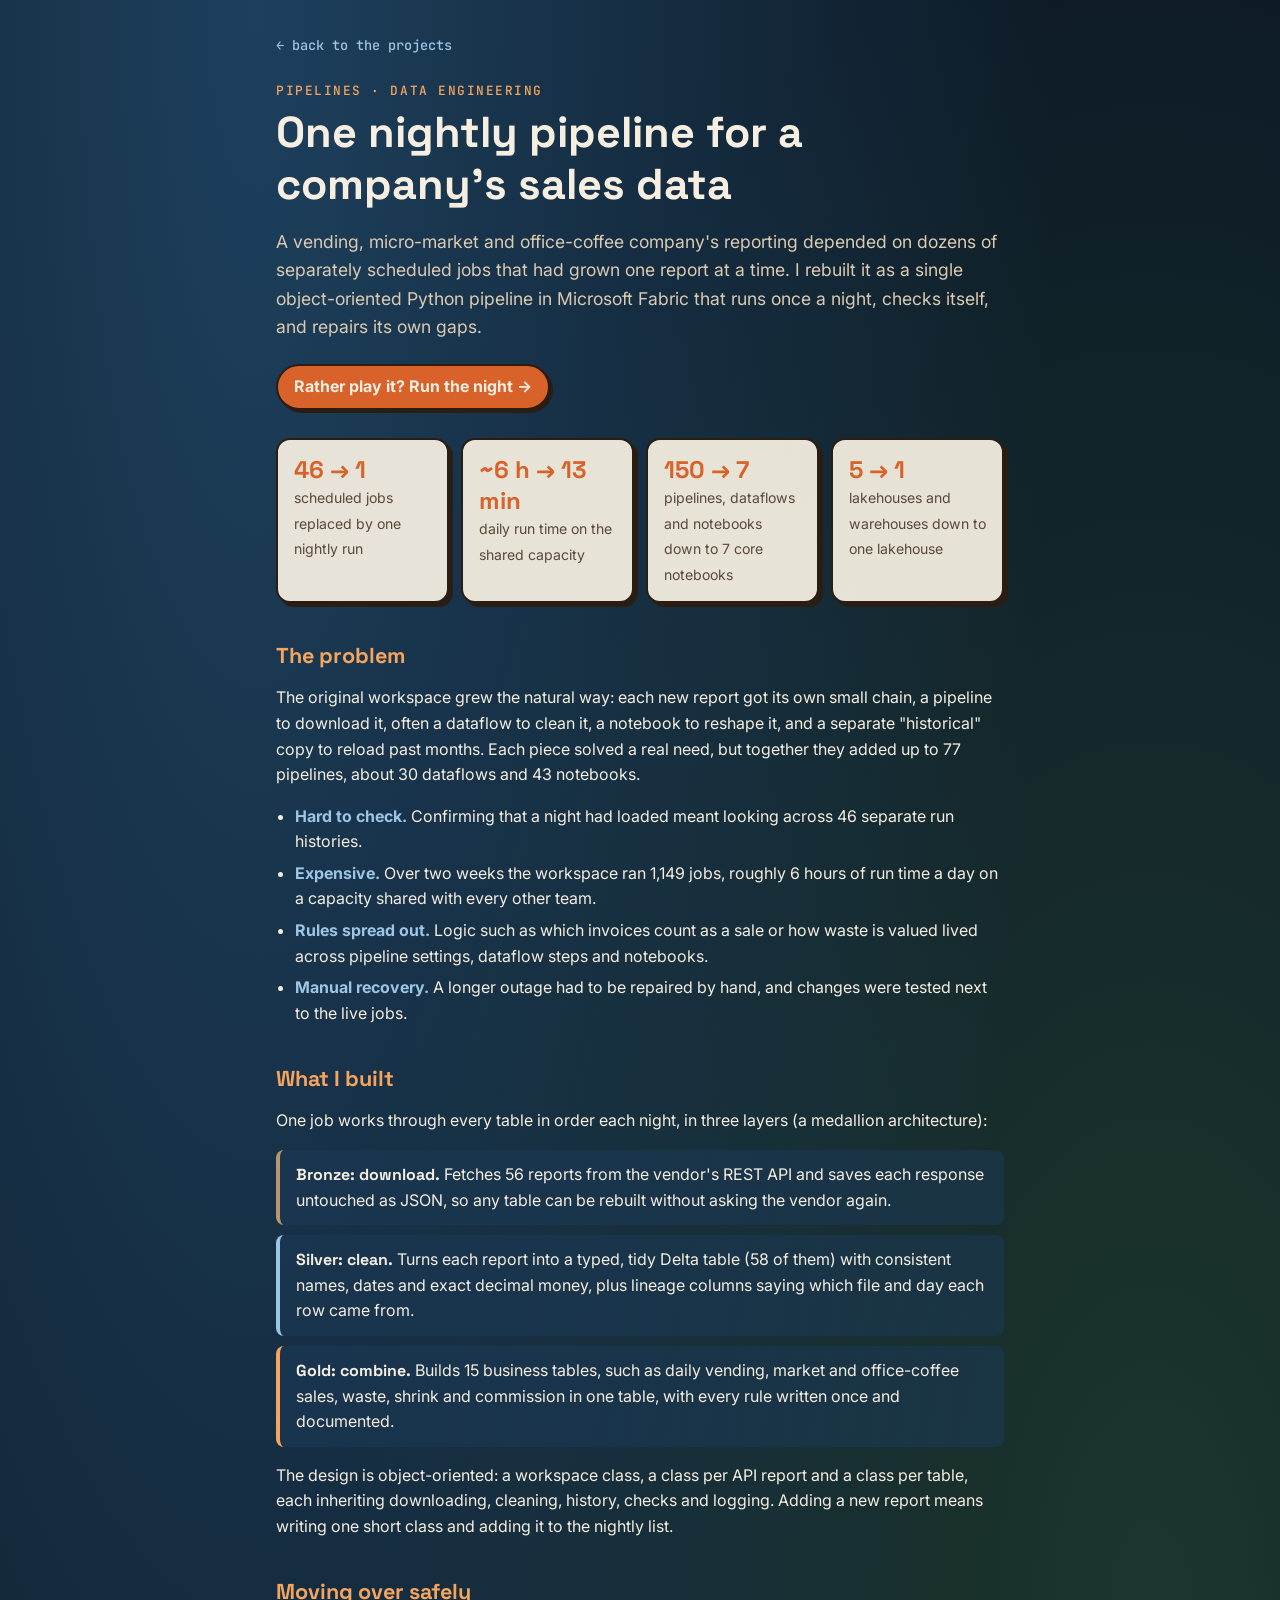
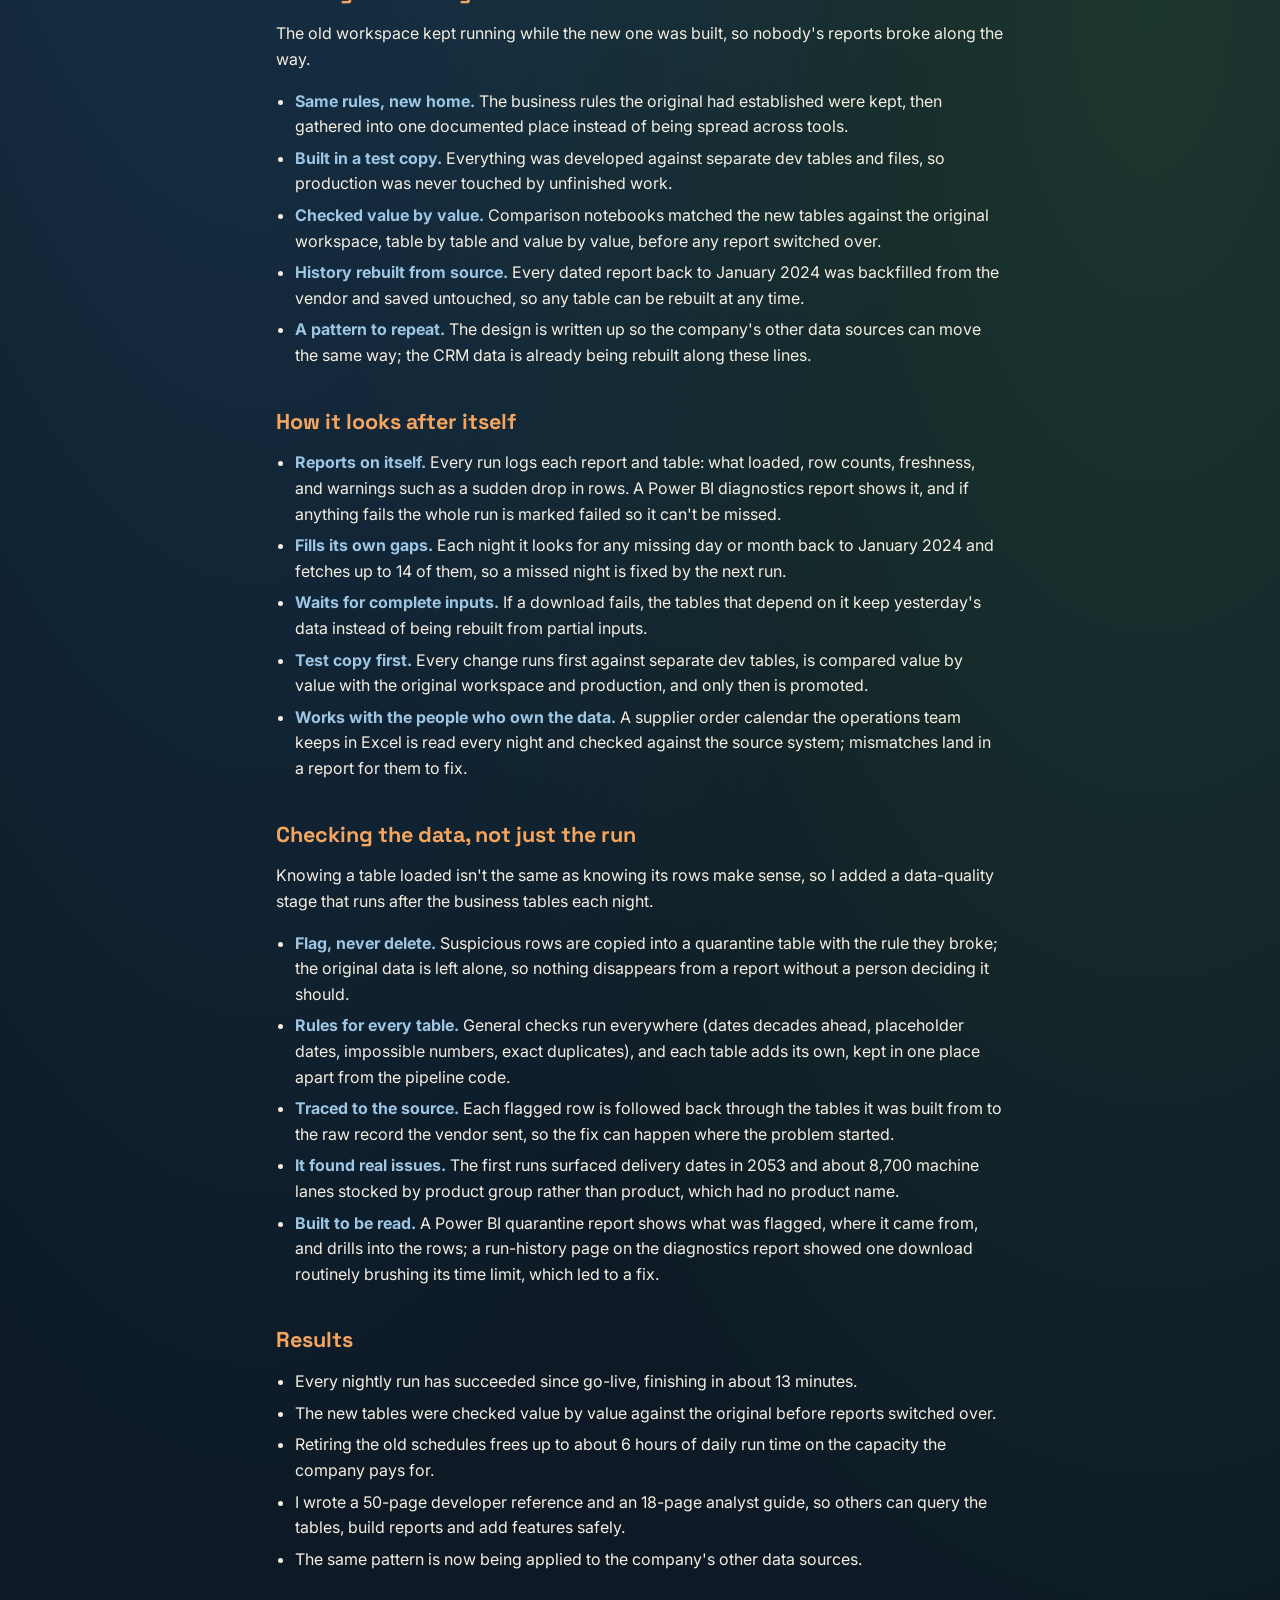
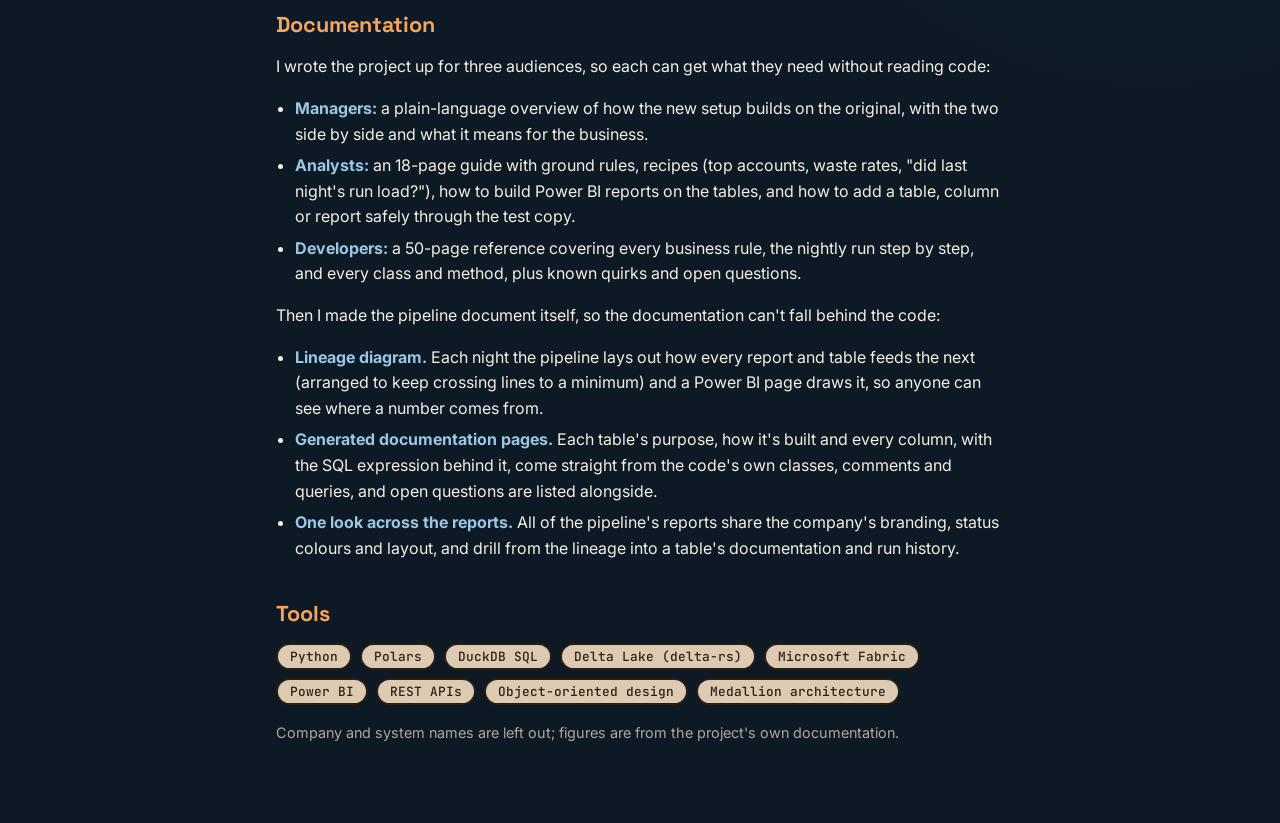
<file: projects/nightly-pipeline.html>
<!doctype html>
<html lang="en">
<head>
  <meta charset="utf-8">
  <meta name="viewport" content="width=device-width, initial-scale=1">
  <title>One Nightly Pipeline | Sean Halloran</title>
  <link rel="icon" href="../favicon.svg" type="image/svg+xml">
  <meta name="description" content="Rebuilding a sprawling reporting workspace into one self-checking nightly pipeline in Microsoft Fabric.">
  <link rel="preconnect" href="https://fonts.googleapis.com">
  <link rel="preconnect" href="https://fonts.gstatic.com" crossorigin>
  <link href="https://fonts.googleapis.com/css2?family=Space+Grotesk:wght@500;700&family=Inter:wght@400;500;600&family=JetBrains+Mono:wght@500&display=swap" rel="stylesheet">
  <style>
    /* The site's palette (see ../styles.css). */
    :root {
      --navy: #1c3a56;
      --sky-deep: #2b5f8a;
      --sky-light: #9cc6e4;
      --forest: #2f5a3a;
      --olive: #6e7d32;
      --brown-deep: #2a1d14;
      --tan: #dccbb2;
      --sunset: #d9622b;
      --sun-glow: #f6a55e;
      --cream: #f5eee1;
      --ink: #2e2118;
      --ink-soft: #5a4838;
    }
    * { box-sizing: border-box; }
    body {
      margin: 0;
      font-family: "Inter", system-ui, sans-serif;
      line-height: 1.6;
      color: var(--cream);
      background:
        radial-gradient(ellipse at 20% 0%, rgba(43, 95, 138, 0.55), transparent 55%),
        radial-gradient(ellipse at 90% 40%, rgba(47, 90, 58, 0.45), transparent 50%),
        #0d1a26;
      min-height: 100vh;
    }
    main {
      max-width: 760px;
      margin: 0 auto;
      padding: 32px 16px 64px;
    }
    .back {
      display: inline-block;
      margin-bottom: 28px;
      color: var(--sky-light);
      font: 500 0.85rem "JetBrains Mono", monospace;
      text-decoration: none;
    }
    .back:hover { color: var(--sun-glow); }
    .tag {
      margin: 0;
      color: var(--sun-glow);
      font: 500 0.8rem "JetBrains Mono", monospace;
      letter-spacing: 0.12em;
      text-transform: uppercase;
    }
    h1, h2 {
      font-family: "Space Grotesk", sans-serif;
      line-height: 1.2;
    }
    h1 { margin: 8px 0 14px; font-size: clamp(1.9rem, 5vw, 2.7rem); }
    h2 { margin: 40px 0 10px; font-size: 1.35rem; color: var(--sun-glow); }
    .lead { font-size: 1.1rem; color: var(--tan); }
    .stats {
      display: grid;
      grid-template-columns: repeat(auto-fit, minmax(160px, 1fr));
      gap: 12px;
      margin: 28px 0 8px;
    }
    .stat {
      padding: 14px 16px;
      border: 2px solid var(--brown-deep);
      border-radius: 14px;
      background: rgba(245, 238, 225, 0.94);
      color: var(--ink);
      box-shadow: 4px 4px 0 var(--brown-deep);
    }
    .stat strong {
      display: block;
      font: 700 1.5rem "Space Grotesk", sans-serif;
      color: var(--sunset);
    }
    .stat span { font-size: 0.88rem; color: var(--ink-soft); }
    ul { padding-left: 1.2em; }
    li { margin: 6px 0; }
    li strong { color: var(--sky-light); }
    .layers {
      display: grid;
      gap: 10px;
      margin: 14px 0;
    }
    .layer {
      padding: 12px 16px;
      border-left: 4px solid var(--sky-deep);
      border-radius: 8px;
      background: rgba(28, 58, 86, 0.55);
    }
    .layer b { font-family: "Space Grotesk", sans-serif; }
    .layer:nth-child(1) { border-color: #b7976f; }
    .layer:nth-child(2) { border-color: var(--sky-light); }
    .layer:nth-child(3) { border-color: var(--sun-glow); }
    .tools {
      display: flex;
      flex-wrap: wrap;
      gap: 8px;
      padding: 0;
      list-style: none;
    }
    .tools li {
      margin: 0;
      padding: 3px 12px;
      border: 2px solid var(--brown-deep);
      border-radius: 999px;
      background: var(--tan);
      color: var(--ink);
      font: 500 0.8rem "JetBrains Mono", monospace;
    }
    .note { color: var(--tan); font-size: 0.9rem; opacity: 0.8; }
    .play-link {
      display: inline-block;
      margin-top: 6px;
      padding: 8px 16px;
      border: 2px solid var(--brown-deep);
      border-radius: 999px;
      background: var(--sunset);
      color: var(--cream);
      font-weight: 700;
      text-decoration: none;
      box-shadow: 3px 3px 0 var(--brown-deep);
    }
    .play-link:hover { background: var(--sun-glow); color: var(--ink); }
  </style>
</head>
<body>
  <main>
    <a class="back" href="../index.html">&larr; back to the projects</a>
    <p class="tag">Pipelines &middot; Data engineering</p>
    <h1>One nightly pipeline for a company's sales data</h1>
    <p class="lead">A vending, micro-market and office-coffee company's reporting depended on dozens of separately scheduled jobs that had grown one report at a time. I rebuilt it as a single object-oriented Python pipeline in Microsoft Fabric that runs once a night, checks itself, and repairs its own gaps.</p>
    <a class="play-link" href="pipeline-game.html">Rather play it? Run the night &rarr;</a>

    <div class="stats">
      <div class="stat"><strong>46 &rarr; 1</strong><span>scheduled jobs replaced by one nightly run</span></div>
      <div class="stat"><strong>~6 h &rarr; 13 min</strong><span>daily run time on the shared capacity</span></div>
      <div class="stat"><strong>150 &rarr; 7</strong><span>pipelines, dataflows and notebooks down to 7 core notebooks</span></div>
      <div class="stat"><strong>5 &rarr; 1</strong><span>lakehouses and warehouses down to one lakehouse</span></div>
    </div>

    <h2>The problem</h2>
    <p>The original workspace grew the natural way: each new report got its own small chain, a pipeline to download it, often a dataflow to clean it, a notebook to reshape it, and a separate "historical" copy to reload past months. Each piece solved a real need, but together they added up to 77 pipelines, about 30 dataflows and 43 notebooks.</p>
    <ul>
      <li><strong>Hard to check.</strong> Confirming that a night had loaded meant looking across 46 separate run histories.</li>
      <li><strong>Expensive.</strong> Over two weeks the workspace ran 1,149 jobs, roughly 6 hours of run time a day on a capacity shared with every other team.</li>
      <li><strong>Rules spread out.</strong> Logic such as which invoices count as a sale or how waste is valued lived across pipeline settings, dataflow steps and notebooks.</li>
      <li><strong>Manual recovery.</strong> A longer outage had to be repaired by hand, and changes were tested next to the live jobs.</li>
    </ul>

    <h2>What I built</h2>
    <p>One job works through every table in order each night, in three layers (a medallion architecture):</p>
    <div class="layers">
      <div class="layer"><b>Bronze: download.</b> Fetches 56 reports from the vendor's REST API and saves each response untouched as JSON, so any table can be rebuilt without asking the vendor again.</div>
      <div class="layer"><b>Silver: clean.</b> Turns each report into a typed, tidy Delta table (58 of them) with consistent names, dates and exact decimal money, plus lineage columns saying which file and day each row came from.</div>
      <div class="layer"><b>Gold: combine.</b> Builds 15 business tables, such as daily vending, market and office-coffee sales, waste, shrink and commission in one table, with every rule written once and documented.</div>
    </div>
    <p>The design is object-oriented: a workspace class, a class per API report and a class per table, each inheriting downloading, cleaning, history, checks and logging. Adding a new report means writing one short class and adding it to the nightly list.</p>

    <h2 id="moving-over">Moving over safely</h2>
    <p>The old workspace kept running while the new one was built, so nobody's reports broke along the way.</p>
    <ul>
      <li><strong>Same rules, new home.</strong> The business rules the original had established were kept, then gathered into one documented place instead of being spread across tools.</li>
      <li><strong>Built in a test copy.</strong> Everything was developed against separate dev tables and files, so production was never touched by unfinished work.</li>
      <li><strong>Checked value by value.</strong> Comparison notebooks matched the new tables against the original workspace, table by table and value by value, before any report switched over.</li>
      <li><strong>History rebuilt from source.</strong> Every dated report back to January 2024 was backfilled from the vendor and saved untouched, so any table can be rebuilt at any time.</li>
      <li><strong>A pattern to repeat.</strong> The design is written up so the company's other data sources can move the same way; the CRM data is already being rebuilt along these lines.</li>
    </ul>

    <h2 id="looks-after-itself">How it looks after itself</h2>
    <ul>
      <li><strong>Reports on itself.</strong> Every run logs each report and table: what loaded, row counts, freshness, and warnings such as a sudden drop in rows. A Power BI diagnostics report shows it, and if anything fails the whole run is marked failed so it can't be missed.</li>
      <li><strong>Fills its own gaps.</strong> Each night it looks for any missing day or month back to January 2024 and fetches up to 14 of them, so a missed night is fixed by the next run.</li>
      <li><strong>Waits for complete inputs.</strong> If a download fails, the tables that depend on it keep yesterday's data instead of being rebuilt from partial inputs.</li>
      <li><strong>Test copy first.</strong> Every change runs first against separate dev tables, is compared value by value with the original workspace and production, and only then is promoted.</li>
      <li><strong>Works with the people who own the data.</strong> A supplier order calendar the operations team keeps in Excel is read every night and checked against the source system; mismatches land in a report for them to fix.</li>
    </ul>

    <h2 id="data-quality">Checking the data, not just the run</h2>
    <p>Knowing a table loaded isn't the same as knowing its rows make sense, so I added a data-quality stage that runs after the business tables each night.</p>
    <ul>
      <li><strong>Flag, never delete.</strong> Suspicious rows are copied into a quarantine table with the rule they broke; the original data is left alone, so nothing disappears from a report without a person deciding it should.</li>
      <li><strong>Rules for every table.</strong> General checks run everywhere (dates decades ahead, placeholder dates, impossible numbers, exact duplicates), and each table adds its own, kept in one place apart from the pipeline code.</li>
      <li><strong>Traced to the source.</strong> Each flagged row is followed back through the tables it was built from to the raw record the vendor sent, so the fix can happen where the problem started.</li>
      <li><strong>It found real issues.</strong> The first runs surfaced delivery dates in 2053 and about 8,700 machine lanes stocked by product group rather than product, which had no product name.</li>
      <li><strong>Built to be read.</strong> A Power BI quarantine report shows what was flagged, where it came from, and drills into the rows; a run-history page on the diagnostics report showed one download routinely brushing its time limit, which led to a fix.</li>
    </ul>

    <h2>Results</h2>
    <ul>
      <li>Every nightly run has succeeded since go-live, finishing in about 13 minutes.</li>
      <li>The new tables were checked value by value against the original before reports switched over.</li>
      <li>Retiring the old schedules frees up to about 6 hours of daily run time on the capacity the company pays for.</li>
      <li>I wrote a 50-page developer reference and an 18-page analyst guide, so others can query the tables, build reports and add features safely.</li>
      <li>The same pattern is now being applied to the company's other data sources.</li>
    </ul>

    <h2 id="documentation">Documentation</h2>
    <p>I wrote the project up for three audiences, so each can get what they need without reading code:</p>
    <ul>
      <li><strong>Managers:</strong> a plain-language overview of how the new setup builds on the original, with the two side by side and what it means for the business.</li>
      <li><strong>Analysts:</strong> an 18-page guide with ground rules, recipes (top accounts, waste rates, "did last night's run load?"), how to build Power BI reports on the tables, and how to add a table, column or report safely through the test copy.</li>
      <li><strong>Developers:</strong> a 50-page reference covering every business rule, the nightly run step by step, and every class and method, plus known quirks and open questions.</li>
    </ul>
    <p>Then I made the pipeline document itself, so the documentation can't fall behind the code:</p>
    <ul>
      <li><strong>Lineage diagram.</strong> Each night the pipeline lays out how every report and table feeds the next (arranged to keep crossing lines to a minimum) and a Power BI page draws it, so anyone can see where a number comes from.</li>
      <li><strong>Generated documentation pages.</strong> Each table's purpose, how it's built and every column, with the SQL expression behind it, come straight from the code's own classes, comments and queries, and open questions are listed alongside.</li>
      <li><strong>One look across the reports.</strong> All of the pipeline's reports share the company's branding, status colours and layout, and drill from the lineage into a table's documentation and run history.</li>
    </ul>

    <h2>Tools</h2>
    <ul class="tools">
      <li>Python</li><li>Polars</li><li>DuckDB SQL</li><li>Delta Lake (delta-rs)</li><li>Microsoft Fabric</li><li>Power BI</li><li>REST APIs</li><li>Object-oriented design</li><li>Medallion architecture</li>
    </ul>

    <p class="note">Company and system names are left out; figures are from the project's own documentation.</p>
  </main>
</body>
</html>
</file>
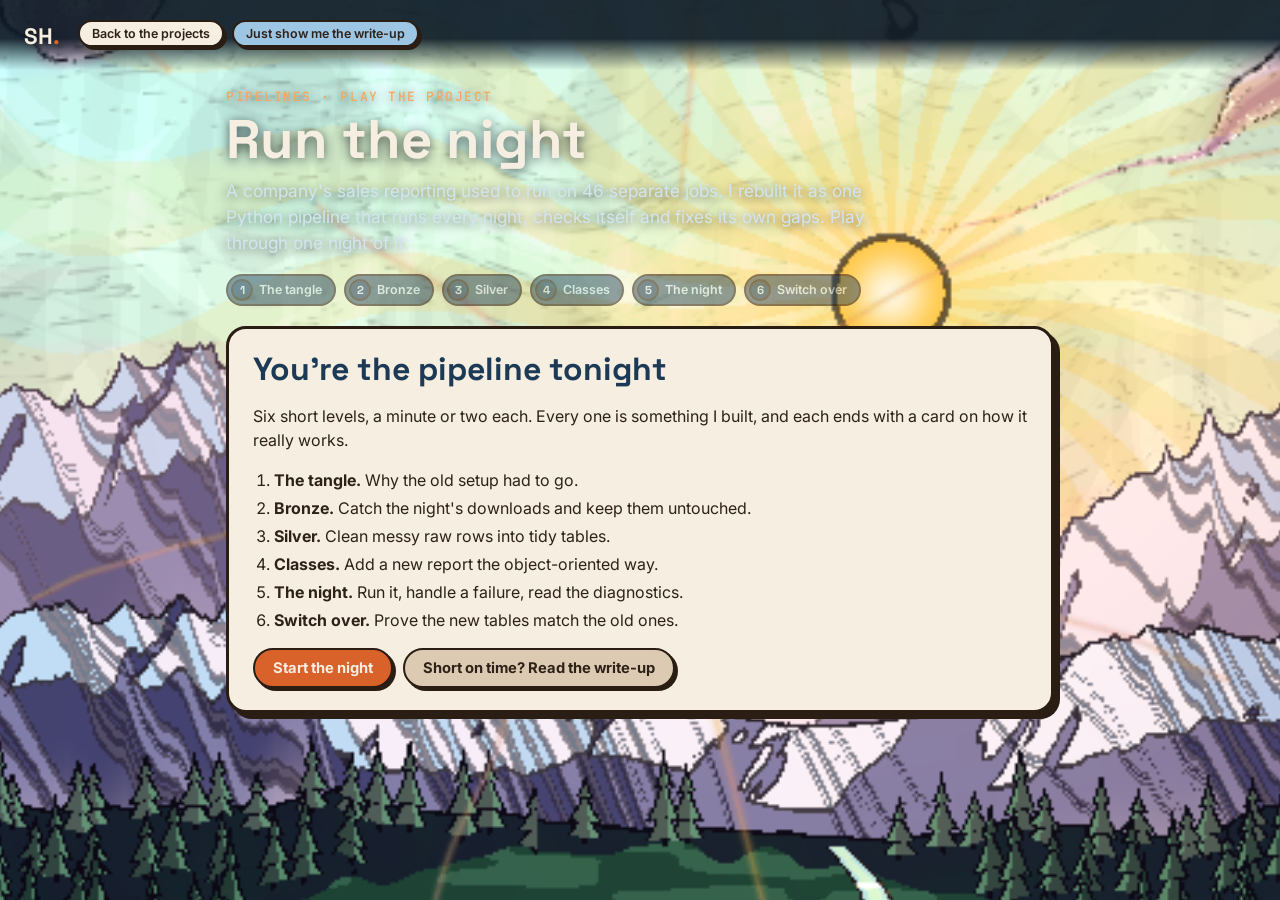
<file: projects/pipeline-game.html>
<!doctype html>
<html lang="en">
<head>
  <meta charset="utf-8">
  <meta name="viewport" content="width=device-width, initial-scale=1">
  <title>Run the Night | Sean Halloran</title>
  <link rel="icon" href="../favicon.svg" type="image/svg+xml">
  <meta name="description" content="Play through one night of a data pipeline I built: download, clean, combine, check itself and repair its own gaps.">
  <link rel="preconnect" href="https://fonts.googleapis.com">
  <link rel="preconnect" href="https://fonts.gstatic.com" crossorigin>
  <link href="https://fonts.googleapis.com/css2?family=Space+Grotesk:wght@500;700&family=Inter:wght@400;500;600&family=JetBrains+Mono:wght@500&display=swap" rel="stylesheet">
  <!-- The home page's palette and pieces (mark, top links), then this page's own styles. -->
  <link rel="stylesheet" href="../styles.css">
  <link rel="stylesheet" href="pipeline-game.css">
</head>
<body class="game-page">
  <!-- The nightly pipeline project as a six-level mini-game. pipeline-game.js
       runs it; ../background.js paints the home page's panorama behind it.
       The facts in the "What I did" cards match nightly-pipeline.html. -->

  <a class="mark" href="../index.html" aria-label="Sean Halloran, data engineer. Back to the projects">SH<span>.</span></a>
  <nav class="top-bar" aria-label="Shortcuts">
    <a class="top-link" href="../index.html">Back to the projects</a>
    <a class="top-link plain-button" href="nightly-pipeline.html">Just show me the write-up</a>
  </nav>

  <!-- Background (background.js). The page is the screen; it doesn't scroll. -->
  <div class="page">
    <canvas class="page-bg page-bg-base" aria-hidden="true"></canvas>
    <canvas class="page-bg page-bg-swirls" aria-hidden="true"></canvas>
    <div class="stage" data-bg="--brown-deep --navy --forest-deep --navy"></div>
  </div>

  <main class="game">
    <header class="game-intro">
      <p class="game-tag">Pipelines &middot; Play the project</p>
      <h1>Run the night</h1>
      <p class="game-lead">A company's sales reporting used to run on 46 separate jobs. I rebuilt it as one Python pipeline that runs every night, checks itself and fixes its own gaps. Play through one night of it.</p>
    </header>

    <ol class="route" aria-label="Levels">
      <li><button class="route-stop" type="button" data-index="1" disabled><span class="route-dot">1</span><span class="route-name">The tangle</span></button></li>
      <li><button class="route-stop" type="button" data-index="2" disabled><span class="route-dot">2</span><span class="route-name">Bronze</span></button></li>
      <li><button class="route-stop" type="button" data-index="3" disabled><span class="route-dot">3</span><span class="route-name">Silver</span></button></li>
      <li><button class="route-stop" type="button" data-index="4" disabled><span class="route-dot">4</span><span class="route-name">Classes</span></button></li>
      <li><button class="route-stop" type="button" data-index="5" disabled><span class="route-dot">5</span><span class="route-name">The night</span></button></li>
      <li><button class="route-stop" type="button" data-index="6" disabled><span class="route-dot">6</span><span class="route-name">Switch over</span></button></li>
    </ol>

    <!-- ===================================================== Start -->
    <section class="level" data-level="start" aria-labelledby="start-title">
      <div class="card play-card">
        <h2 id="start-title" tabindex="-1">You're the pipeline tonight</h2>
        <p>Six short levels, a minute or two each. Every one is something I built, and each ends with a card on how it really works.</p>
        <ol class="start-list">
          <li><b>The tangle.</b> Why the old setup had to go.</li>
          <li><b>Bronze.</b> Catch the night's downloads and keep them untouched.</li>
          <li><b>Silver.</b> Clean messy raw rows into tidy tables.</li>
          <li><b>Classes.</b> Add a new report the object-oriented way.</li>
          <li><b>The night.</b> Run it, handle a failure, read the diagnostics.</li>
          <li><b>Switch over.</b> Prove the new tables match the old ones.</li>
        </ol>
        <div class="play-actions">
          <button class="btn btn-go" type="button" data-next>Start the night</button>
          <a class="btn btn-quiet" href="nightly-pipeline.html">Short on time? Read the write-up</a>
        </div>
      </div>
    </section>

    <!-- ===================================================== 1. The tangle -->
    <section class="level" data-level="tangle" hidden aria-labelledby="tangle-title">
      <div class="card play-card">
        <p class="level-step">Level 1 of 6 &middot; The problem</p>
        <h2 id="tangle-title" tabindex="-1">The tangle</h2>
        <p class="level-brief">It's 7 a.m. Did last night's data load? Every report has its own scheduled jobs, and each keeps its own run history. <b>Click jobs to check them.</b></p>
        <div class="tangle-field"></div>
        <p class="play-status tangle-status" aria-live="polite"></p>
        <div class="play-actions">
          <button class="btn btn-go tangle-merge" type="button" hidden>Merge them into one nightly run</button>
        </div>
      </div>
      <div class="card lesson" hidden>
        <p class="lesson-tag">What I did</p>
        <h3 tabindex="-1">46 schedules became one</h3>
        <p>The original workspace grew one report at a time: each new report got its own chain (a pipeline to download it, often a dataflow to clean it, a notebook to reshape it, and a separate "historical" copy). Altogether that was 77 pipelines, about 30 dataflows and 43 notebooks on 46 schedules, using about 6 hours of run time a day on capacity shared with every other team.</p>
        <p>I replaced all of it with a single object-oriented Python pipeline in Microsoft Fabric that runs once a night and logs everything to one place.</p>
        <button class="btn btn-go" type="button" data-next>Next: Bronze</button>
      </div>
      <button class="skip-level" type="button">Skip this level</button>
    </section>

    <!-- ===================================================== 2. Bronze -->
    <section class="level" data-level="bronze" hidden aria-labelledby="bronze-title">
      <div class="card play-card">
        <p class="level-step">Level 2 of 6 &middot; Bronze: download</p>
        <h2 id="bronze-title" tabindex="-1">Catch the downloads</h2>
        <p class="level-brief">The vendor's API is sending tonight's reports. <b>Move the orb to catch them</b> (mouse, finger or arrow keys) and they're saved to bronze exactly as they arrived. Grey ones came back empty. Catching one logs a warning, but it doesn't count.</p>
        <div class="bronze-wrap">
          <canvas class="bronze-canvas" role="img" aria-label="Catch game: downloads fall from the API; move the orb to catch them"></canvas>
          <p class="bronze-score" aria-live="polite"></p>
        </div>
      </div>
      <div class="card lesson" hidden>
        <p class="lesson-tag">What I did</p>
        <h3 tabindex="-1">Keep the raw copy first</h3>
        <p class="bronze-result lesson-result"></p>
        <p>Each night the pipeline fetches 56 reports from the vendor's REST API and saves each response untouched as JSON. That's the <b>bronze</b> layer. Because the raw copy is kept, any table can be rebuilt without asking the vendor again. Every dated report back to January 2024 was backfilled the same way.</p>
        <p>Downloads that are missed don't need fixing by hand: the next night looks for missing days and fetches them (you'll see this in level 5). Empty downloads are flagged as warnings in the run log.</p>
        <button class="btn btn-go" type="button" data-next>Next: Silver</button>
      </div>
      <button class="skip-level" type="button">Skip this level</button>
    </section>

    <!-- ===================================================== 3. Silver -->
    <section class="level" data-level="silver" hidden aria-labelledby="silver-title">
      <div class="card play-card">
        <p class="level-step">Level 3 of 6 &middot; Silver: clean</p>
        <h2 id="silver-title" tabindex="-1">Clean the rows</h2>
        <p class="level-brief">Raw reports are messy. <b>Pick the right fix for each field</b> before it goes into a silver table.</p>
        <p class="silver-count"></p>
        <pre class="silver-raw"></pre>
        <p class="silver-problem"></p>
        <div class="choices silver-choices"></div>
        <p class="why silver-why" aria-live="polite"></p>
        <div class="play-actions">
          <button class="btn btn-go silver-next" type="button" hidden>Next row</button>
        </div>
      </div>
      <div class="card lesson" hidden>
        <p class="lesson-tag">What I did</p>
        <h3 tabindex="-1">58 tidy, typed tables</h3>
        <p>The <b>silver</b> layer turns each raw report into a typed Delta table, 58 of them, with consistent names, real dates and exact decimal money, plus lineage columns saying which file and day each row came from. The cleaning is written in Polars and DuckDB SQL and saved with delta-rs.</p>
        <button class="btn btn-go" type="button" data-next>Next: Classes</button>
      </div>
      <button class="skip-level" type="button">Skip this level</button>
    </section>

    <!-- ===================================================== 4. Classes -->
    <section class="level" data-level="classes" hidden aria-labelledby="classes-title">
      <div class="card play-card">
        <p class="level-step">Level 4 of 6 &middot; Object-oriented design</p>
        <h2 id="classes-title" tabindex="-1">Add a new report</h2>
        <p class="level-brief">Operations wants a new report: <b>office coffee deliveries</b>. Every report class inherits from <code>Endpoint</code>. <b>Pick only the parts you'd have to write yourself</b>, then write the class.</p>
        <div class="classes-grid">
          <figure class="code-card">
            <figcaption>The base class (simplified)</figcaption>
<pre><code><span class="code-key">class</span> Endpoint:
    <span class="code-note"># every report gets these for free</span>
    <span class="code-key">def</span> get_report(self, day): ...
        <span class="code-note"># download, with paging</span>
    <span class="code-key">def</span> save_raw_json(self, day): ...
        <span class="code-note"># bronze, untouched</span>
    <span class="code-key">def</span> get_missing_days(self): ...
        <span class="code-note"># history and gap-filling</span>
    <span class="code-key">def</span> log_run(self, result): ...
        <span class="code-note"># rows, freshness, warnings</span></code></pre>
          </figure>
          <div>
            <p class="classes-ask">What does <code>CoffeeDeliveries</code> need?</p>
            <div class="chips classes-chips"></div>
            <div class="play-actions">
              <button class="btn btn-go classes-write" type="button">Write the class</button>
            </div>
          </div>
        </div>
        <ul class="why-list classes-why" aria-live="polite"></ul>
        <figure class="code-card classes-result" hidden>
          <figcaption>Your new report: the whole thing</figcaption>
<pre><code><span class="code-key">class</span> CoffeeDeliveries(Endpoint):
    path = <span class="code-text">"reports/coffee-deliveries"</span>
    columns = {
        <span class="code-text">"delivered_on"</span>: <span class="code-text">"date"</span>,
        <span class="code-text">"location"</span>: <span class="code-text">"text"</span>,
        <span class="code-text">"cases"</span>: <span class="code-text">"integer"</span>,
        <span class="code-text">"amount"</span>: <span class="code-text">"decimal(18,6)"</span>,
    }

NIGHTLY_REPORTS.append(CoffeeDeliveries())</code></pre>
        </figure>
      </div>
      <div class="card lesson" hidden>
        <p class="lesson-tag">What I did</p>
        <h3 tabindex="-1">One short class per report</h3>
        <p>The pipeline is object-oriented: a <b>workspace</b> class for paths and settings, a class per API <b>report</b> and a class per <b>table</b>. Each inherits downloading, cleaning, history, checks and logging from its base class, so every report behaves the same way.</p>
        <p>Adding a report means writing one short class and adding it to the nightly list, and every business rule is written once in one documented place instead of spread across pipeline settings, dataflow steps and notebooks.</p>
        <button class="btn btn-go" type="button" data-next>Next: The night</button>
      </div>
      <button class="skip-level" type="button">Skip this level</button>
    </section>

    <!-- ===================================================== 5. The night -->
    <section class="level" data-level="night" hidden aria-labelledby="night-title">
      <div class="card play-card">
        <p class="level-step">Level 5 of 6 &middot; Orchestration and diagnostics</p>
        <h2 id="night-title" tabindex="-1">Run the night</h2>
        <p class="level-brief">One job works through every layer in order. <b>Start the run</b> and be ready to make a call if something goes wrong.</p>
        <div class="night-board">
          <p class="night-clock" aria-live="off">1:00 AM</p>
          <ol class="night-stages">
            <li class="night-stage" data-stage="gaps" hidden>
              <span class="stage-name">Gap check</span>
              <span class="stage-bar"><span class="stage-fill"></span></span>
              <span class="stage-detail">waiting</span>
            </li>
            <li class="night-stage" data-stage="bronze">
              <span class="stage-name">Bronze &middot; 56 reports</span>
              <span class="stage-bar"><span class="stage-fill"></span></span>
              <span class="stage-detail">waiting</span>
            </li>
            <li class="night-stage" data-stage="silver">
              <span class="stage-name">Silver &middot; 58 tables</span>
              <span class="stage-bar"><span class="stage-fill"></span></span>
              <span class="stage-detail">waiting</span>
            </li>
            <li class="night-stage" data-stage="gold">
              <span class="stage-name">Gold &middot; 15 tables</span>
              <span class="stage-bar"><span class="stage-fill"></span></span>
              <span class="stage-detail">waiting</span>
            </li>
            <li class="night-stage" data-stage="diagnostics">
              <span class="stage-name">Diagnostics</span>
              <span class="stage-bar"><span class="stage-fill"></span></span>
              <span class="stage-detail">waiting</span>
            </li>
          </ol>
        </div>
        <div class="night-decision" hidden>
          <p class="night-question"><b>The waste report's download failed.</b> The gold <i>Waste &amp; shrink</i> table is built from it. What should tonight's run do?</p>
          <div class="choices night-choices"></div>
          <p class="why night-why" aria-live="polite"></p>
        </div>
        <ul class="night-log" aria-live="polite"></ul>
        <div class="play-actions">
          <button class="btn btn-go night-start" type="button">Start tonight's run</button>
          <button class="btn btn-go night-again" type="button" hidden>Run the next night</button>
        </div>
      </div>
      <div class="card lesson" hidden>
        <p class="lesson-tag">What I did</p>
        <h3 tabindex="-1">A pipeline that looks after itself</h3>
        <ul class="lesson-list">
          <li><b>Waits for complete inputs.</b> If a download fails, the tables that depend on it keep yesterday's data instead of being rebuilt from partial inputs.</li>
          <li><b>Reports on itself.</b> Every run logs each report and table: what loaded, row counts, freshness, and warnings such as a sudden drop in rows. If anything fails, the whole run is marked failed so it can't be missed, and a Power BI diagnostics report shows it all.</li>
          <li><b>Fills its own gaps.</b> Each night it looks back to January 2024 for any missing day or month and fetches up to 14 of them, so a missed night is fixed by the next run.</li>
        </ul>
        <p class="lesson-note">The failure in this level is made up so you can see what would happen. In real life every nightly run has succeeded since go-live, finishing in about 13 minutes.</p>
        <button class="btn btn-go" type="button" data-next>Next: Switch over</button>
      </div>
      <button class="skip-level" type="button">Skip this level</button>
    </section>

    <!-- ===================================================== 6. Switch over -->
    <section class="level" data-level="switch" hidden aria-labelledby="switch-title">
      <div class="card play-card">
        <p class="level-step">Level 6 of 6 &middot; Moving over safely</p>
        <h2 id="switch-title" tabindex="-1">Spot the difference</h2>
        <p class="level-brief">Before any report moves to the new tables, they're compared with the old workspace value by value. <b>Click the value in the new table that doesn't match.</b></p>
        <p class="switch-count"></p>
        <div class="switch-tables">
          <figure class="switch-table">
            <figcaption>Old workspace</figcaption>
            <table class="switch-old"></table>
          </figure>
          <figure class="switch-table">
            <figcaption>New pipeline</figcaption>
            <table class="switch-new"></table>
          </figure>
        </div>
        <p class="why switch-why" aria-live="polite"></p>
        <div class="play-actions">
          <button class="btn btn-go switch-next" type="button" hidden>Next comparison</button>
        </div>
      </div>
      <div class="card lesson" hidden>
        <p class="lesson-tag">What I did</p>
        <h3 tabindex="-1">Same rules, new home</h3>
        <ul class="lesson-list">
          <li><b>Built in a test copy.</b> The old workspace kept running while I developed against separate dev tables, so nobody's reports broke along the way.</li>
          <li><b>Checked value by value.</b> Comparison notebooks matched every new table against the original, and each difference was traced to its cause before any report switched over.</li>
          <li><b>Same rules kept.</b> The business rules the original had established were kept, then gathered into one documented place.</li>
        </ul>
        <p class="lesson-note">The rows in this level are example values.</p>
        <button class="btn btn-go" type="button" data-next>Finish the night</button>
      </div>
      <button class="skip-level" type="button">Skip this level</button>
    </section>

    <!-- ===================================================== Finale -->
    <section class="level" data-level="finale" hidden aria-labelledby="finale-title">
      <div class="card play-card finale">
        <p class="level-step">Morning</p>
        <h2 id="finale-title" tabindex="-1">You ran the night</h2>
        <p>That's the whole project: download it raw, clean it, combine it, check it, and fix the gaps without anyone being paged.</p>
        <div class="stats">
          <div class="stat"><strong>46 &rarr; 1</strong><span>scheduled jobs replaced by one nightly run</span></div>
          <div class="stat"><strong>~6 h &rarr; 13 min</strong><span>daily run time on the shared capacity</span></div>
          <div class="stat"><strong>150 &rarr; 7</strong><span>pipelines, dataflows and notebooks down to 7 core notebooks</span></div>
          <div class="stat"><strong>5 &rarr; 1</strong><span>lakehouses and warehouses down to one lakehouse</span></div>
        </div>
        <ul class="tools">
          <li>Python</li><li>Polars</li><li>DuckDB SQL</li><li>Delta Lake (delta-rs)</li><li>Microsoft Fabric</li><li>Power BI</li><li>REST APIs</li><li>Object-oriented design</li><li>Medallion architecture</li>
        </ul>
        <div class="play-actions">
          <a class="btn btn-go" href="nightly-pipeline.html">Read the full write-up</a>
          <a class="btn btn-quiet" href="../index.html">Back to the projects</a>
          <button class="btn btn-quiet game-replay" type="button">Play again</button>
        </div>
        <p class="lesson-note">Company and system names are left out; figures are from the project's own documentation.</p>
      </div>
    </section>
  </main>

  <script src="../background.js"></script>
  <script src="pipeline-game.js"></script>
</body>
</html>
</file>
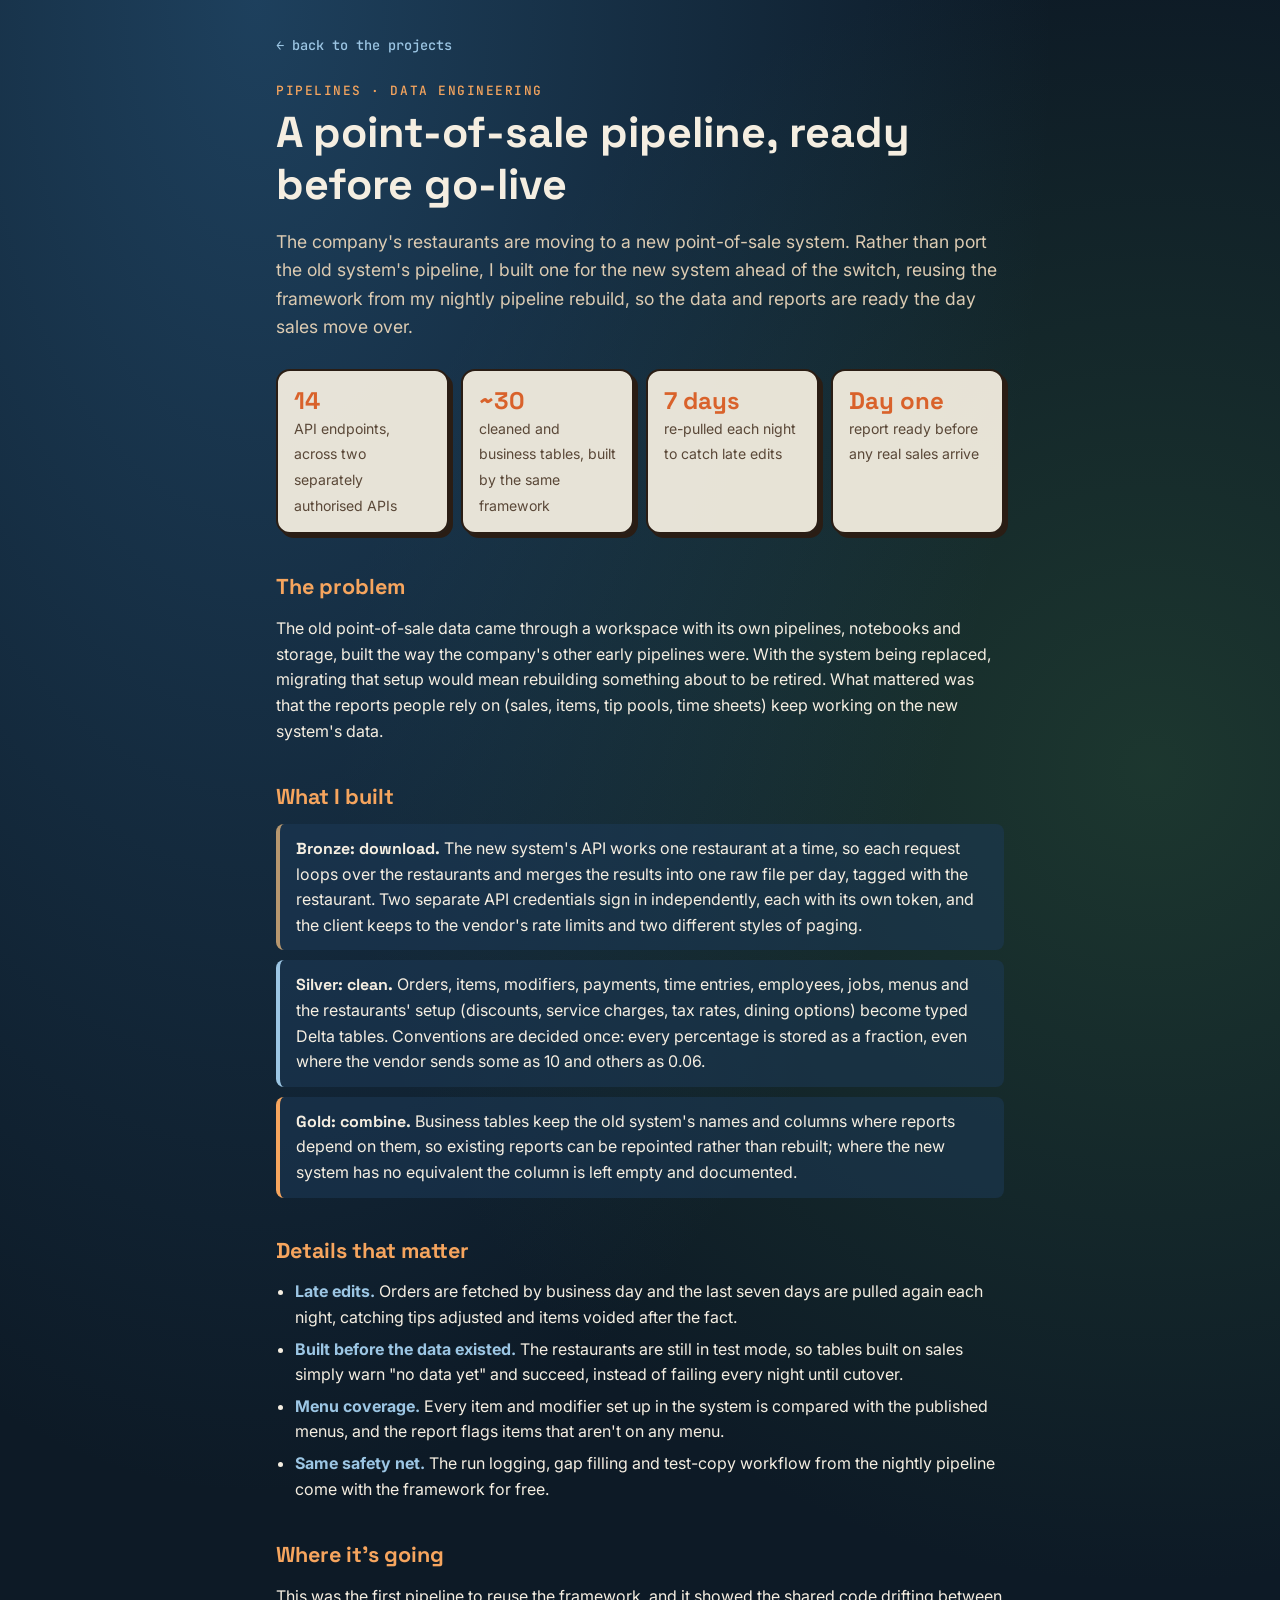
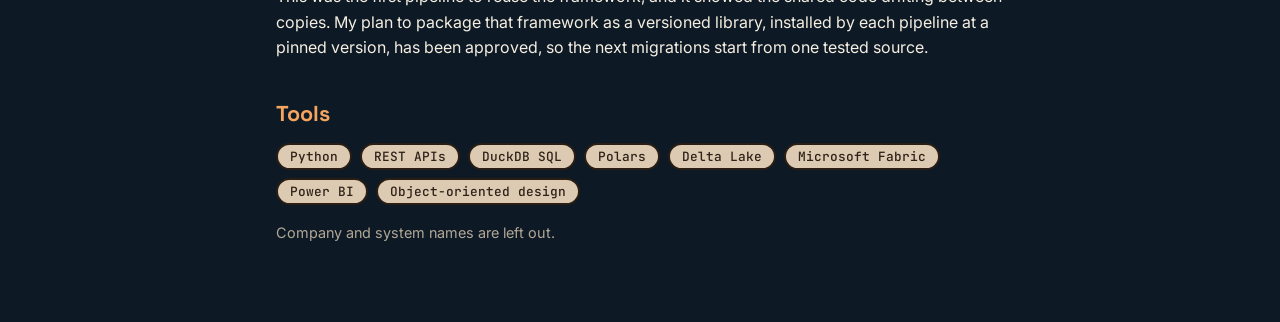
<file: projects/pos-pipeline.html>
<!doctype html>
<html lang="en">
<head>
  <meta charset="utf-8">
  <meta name="viewport" content="width=device-width, initial-scale=1">
  <title>Point-of-Sale Pipeline | Sean Halloran</title>
  <link rel="icon" href="../favicon.svg" type="image/svg+xml">
  <meta name="description" content="Building a restaurant point-of-sale data pipeline ahead of go-live by reusing a proven framework.">
  <link rel="preconnect" href="https://fonts.googleapis.com">
  <link rel="preconnect" href="https://fonts.gstatic.com" crossorigin>
  <link href="https://fonts.googleapis.com/css2?family=Space+Grotesk:wght@500;700&family=Inter:wght@400;500;600&family=JetBrains+Mono:wght@500&display=swap" rel="stylesheet">
  <style>
    /* The site's palette (see ../styles.css). */
    :root {
      --navy: #1c3a56;
      --sky-deep: #2b5f8a;
      --sky-light: #9cc6e4;
      --forest: #2f5a3a;
      --olive: #6e7d32;
      --brown-deep: #2a1d14;
      --tan: #dccbb2;
      --sunset: #d9622b;
      --sun-glow: #f6a55e;
      --cream: #f5eee1;
      --ink: #2e2118;
      --ink-soft: #5a4838;
    }
    * { box-sizing: border-box; }
    body {
      margin: 0;
      font-family: "Inter", system-ui, sans-serif;
      line-height: 1.6;
      color: var(--cream);
      background:
        radial-gradient(ellipse at 20% 0%, rgba(43, 95, 138, 0.55), transparent 55%),
        radial-gradient(ellipse at 90% 40%, rgba(47, 90, 58, 0.45), transparent 50%),
        #0d1a26;
      min-height: 100vh;
    }
    main {
      max-width: 760px;
      margin: 0 auto;
      padding: 32px 16px 64px;
    }
    .back {
      display: inline-block;
      margin-bottom: 28px;
      color: var(--sky-light);
      font: 500 0.85rem "JetBrains Mono", monospace;
      text-decoration: none;
    }
    .back:hover { color: var(--sun-glow); }
    .tag {
      margin: 0;
      color: var(--sun-glow);
      font: 500 0.8rem "JetBrains Mono", monospace;
      letter-spacing: 0.12em;
      text-transform: uppercase;
    }
    h1, h2 {
      font-family: "Space Grotesk", sans-serif;
      line-height: 1.2;
    }
    h1 { margin: 8px 0 14px; font-size: clamp(1.9rem, 5vw, 2.7rem); }
    h2 { margin: 40px 0 10px; font-size: 1.35rem; color: var(--sun-glow); }
    .lead { font-size: 1.1rem; color: var(--tan); }
    .stats {
      display: grid;
      grid-template-columns: repeat(auto-fit, minmax(160px, 1fr));
      gap: 12px;
      margin: 28px 0 8px;
    }
    .stat {
      padding: 14px 16px;
      border: 2px solid var(--brown-deep);
      border-radius: 14px;
      background: rgba(245, 238, 225, 0.94);
      color: var(--ink);
      box-shadow: 4px 4px 0 var(--brown-deep);
    }
    .stat strong {
      display: block;
      font: 700 1.5rem "Space Grotesk", sans-serif;
      color: var(--sunset);
    }
    .stat span { font-size: 0.88rem; color: var(--ink-soft); }
    ul { padding-left: 1.2em; }
    li { margin: 6px 0; }
    li strong { color: var(--sky-light); }
    .layers {
      display: grid;
      gap: 10px;
      margin: 14px 0;
    }
    .layer {
      padding: 12px 16px;
      border-left: 4px solid var(--sky-deep);
      border-radius: 8px;
      background: rgba(28, 58, 86, 0.55);
    }
    .layer b { font-family: "Space Grotesk", sans-serif; }
    .layer:nth-child(1) { border-color: #b7976f; }
    .layer:nth-child(2) { border-color: var(--sky-light); }
    .layer:nth-child(3) { border-color: var(--sun-glow); }
    .tools {
      display: flex;
      flex-wrap: wrap;
      gap: 8px;
      padding: 0;
      list-style: none;
    }
    .tools li {
      margin: 0;
      padding: 3px 12px;
      border: 2px solid var(--brown-deep);
      border-radius: 999px;
      background: var(--tan);
      color: var(--ink);
      font: 500 0.8rem "JetBrains Mono", monospace;
    }
    .note { color: var(--tan); font-size: 0.9rem; opacity: 0.8; }
    .play-link {
      display: inline-block;
      margin-top: 6px;
      padding: 8px 16px;
      border: 2px solid var(--brown-deep);
      border-radius: 999px;
      background: var(--sunset);
      color: var(--cream);
      font-weight: 700;
      text-decoration: none;
      box-shadow: 3px 3px 0 var(--brown-deep);
    }
    .play-link:hover { background: var(--sun-glow); color: var(--ink); }
  </style>
</head>
<body>
  <main>
    <a class="back" href="../index.html">&larr; back to the projects</a>
    <p class="tag">Pipelines &middot; Data engineering</p>
    <h1>A point-of-sale pipeline, ready before go-live</h1>
    <p class="lead">The company's restaurants are moving to a new point-of-sale system. Rather than port the old system's pipeline, I built one for the new system ahead of the switch, reusing the framework from my nightly pipeline rebuild, so the data and reports are ready the day sales move over.</p>

    <div class="stats">
      <div class="stat"><strong>14</strong><span>API endpoints, across two separately authorised APIs</span></div>
      <div class="stat"><strong>~30</strong><span>cleaned and business tables, built by the same framework</span></div>
      <div class="stat"><strong>7 days</strong><span>re-pulled each night to catch late edits</span></div>
      <div class="stat"><strong>Day one</strong><span>report ready before any real sales arrive</span></div>
    </div>

    <h2>The problem</h2>
    <p>The old point-of-sale data came through a workspace with its own pipelines, notebooks and storage, built the way the company's other early pipelines were. With the system being replaced, migrating that setup would mean rebuilding something about to be retired. What mattered was that the reports people rely on (sales, items, tip pools, time sheets) keep working on the new system's data.</p>

    <h2>What I built</h2>
    <div class="layers">
      <div class="layer"><b>Bronze: download.</b> The new system's API works one restaurant at a time, so each request loops over the restaurants and merges the results into one raw file per day, tagged with the restaurant. Two separate API credentials sign in independently, each with its own token, and the client keeps to the vendor's rate limits and two different styles of paging.</div>
      <div class="layer"><b>Silver: clean.</b> Orders, items, modifiers, payments, time entries, employees, jobs, menus and the restaurants' setup (discounts, service charges, tax rates, dining options) become typed Delta tables. Conventions are decided once: every percentage is stored as a fraction, even where the vendor sends some as 10 and others as 0.06.</div>
      <div class="layer"><b>Gold: combine.</b> Business tables keep the old system's names and columns where reports depend on them, so existing reports can be repointed rather than rebuilt; where the new system has no equivalent the column is left empty and documented.</div>
    </div>

    <h2>Details that matter</h2>
    <ul>
      <li><strong>Late edits.</strong> Orders are fetched by business day and the last seven days are pulled again each night, catching tips adjusted and items voided after the fact.</li>
      <li><strong>Built before the data existed.</strong> The restaurants are still in test mode, so tables built on sales simply warn "no data yet" and succeed, instead of failing every night until cutover.</li>
      <li><strong>Menu coverage.</strong> Every item and modifier set up in the system is compared with the published menus, and the report flags items that aren't on any menu.</li>
      <li><strong>Same safety net.</strong> The run logging, gap filling and test-copy workflow from the nightly pipeline come with the framework for free.</li>
    </ul>

    <h2>Where it's going</h2>
    <p>This was the first pipeline to reuse the framework, and it showed the shared code drifting between copies. My plan to package that framework as a versioned library, installed by each pipeline at a pinned version, has been approved, so the next migrations start from one tested source.</p>

    <h2>Tools</h2>
    <ul class="tools">
      <li>Python</li><li>REST APIs</li><li>DuckDB SQL</li><li>Polars</li><li>Delta Lake</li><li>Microsoft Fabric</li><li>Power BI</li><li>Object-oriented design</li>
    </ul>

    <p class="note">Company and system names are left out.</p>
  </main>
</body>
</html>
</file>
<file: styles.css>
:root {
  /* Main colors: greens, browns, blues */
  --forest-deep: #1f3a27;
  --forest: #2f5a3a;
  --sage: #c9d8bf;
  --brown-deep: #2a1d14;
  --brown: #4a3324;
  --earth: #6b4a2f;
  --tan: #dccbb2;
  --tan-dark: #b7976f;
  --sky: #3f82b5;
  --sky-light: #9cc6e4;
  --sky-pale: #d3e4ef;
  --sky-deep: #2b5f8a;
  --navy: #1c3a56;
  --horizon: #e7a985;
  --dusk: #b8735a;
  --olive: #6e7d32;

  /* Accents: used sparingly */
  --sunset: #d9622b;
  --ember: #b23a2a;
  --sun-core: #fff1d2;   /* the orb's bright middle */
  --sun-glow: #f6a55e;   /* its warm glow */

  /* Text */
  --ink: #2e2118;
  --ink-soft: #5a4838;
  --cream: #f5eee1;
}

* { box-sizing: border-box; }

html, body {
  margin: 0;
  overscroll-behavior: none;
  scrollbar-width: none;
}
/* The world is bigger than the screen, but visitors move around it by flying
   the orb (flight.js), not by scrolling. (Only on html: on body as well it
   would clip the world to the screen's width.) */
html { overflow: hidden; }
body { touch-action: none; }
.planet-panel { touch-action: pan-y; }
html::-webkit-scrollbar, body::-webkit-scrollbar { display: none; }

body {
  font-family: "Inter", system-ui, sans-serif;
  color: var(--cream);
  background: var(--forest-deep);
  line-height: 1.5;
}

/* Visible only to screen readers and search engines. */
.sr-only {
  position: absolute;
  width: 1px;
  height: 1px;
  margin: -1px;
  padding: 0;
  overflow: hidden;
  clip: rect(0 0 0 0);
  white-space: nowrap;
  border: 0;
}

/* ---------- The world ----------
   A page a few screens big (the --world-* sizes): a window on the endless
   world. flight.js scrolls it to follow the orb and slides the world back
   under it near the edges; background.js draws the landscape, sun.js the orb
   and planets. */
:root {
  --world-width: 240vw;
  --world-height: 240vh;
}
.page {
  position: relative;
  width: var(--world-width);
  height: var(--world-height);
  overflow: hidden;
  background-color: var(--forest-deep);
}
.stage {
  position: relative;
  z-index: 1;
  height: 100%;
}

.page-bg {
  position: absolute;
  z-index: 0;
  pointer-events: none;
  will-change: transform;
}

/* The base colours float slowly back and forth. The swirl layer doesn't
   drift: its rings and rays come from the centre point, which must stay
   exactly where the visitor clicked. */
.page-bg-base { animation: bg-drift-base 36s ease-in-out infinite alternate; }
/* When WebGL is available, the live layer paints the background itself (with
   its aurora motion), so the still copy is hidden. */
.has-live-background .page-bg-base { visibility: hidden; animation: none; }

@keyframes bg-drift-base {
  0%   { transform: translate3d(-24px, -16px, 0) scale(1.02); }
  50%  { transform: translate3d(10px, 18px, 0) scale(1.035); }
  100% { transform: translate3d(26px, -6px, 0) scale(1.02); }
}

/* The orb and planets (sun.js): a square canvas centred on the orb. */
.sun-layer {
  position: absolute;
  left: 0;
  top: 0;
  z-index: 0;
  pointer-events: none;
  will-change: transform;
}

/* The Work town (town.js): one canvas on the page, under the orb. */
.town-layer {
  position: absolute;
  left: 0;
  top: 0;
  z-index: 0;
  pointer-events: none;
  will-change: transform;
}

/* ---------- Stardust meter and boost (extras.js) ---------- */
.meters {
  position: fixed;
  right: 22px;
  bottom: 22px;
  z-index: 15;
}
.stardust {
  display: flex;
  align-items: center;
  gap: 6px;
}
.stardust-bar {
  width: 64px;
  height: 10px;
  border: 2px solid var(--brown-deep);
  border-radius: 999px;
  background: var(--navy);
  overflow: hidden;
}
.stardust-fill {
  display: block;
  width: 0%;
  height: 100%;
  background: linear-gradient(90deg, var(--sky-light), var(--sun-glow));
  transition: width 0.25s;
}
.stardust.is-popping .stardust-bar { animation: toast-pop 0.3s; }
.boost-button {
  padding: 3px 10px;
  border: 2px solid var(--brown-deep);
  border-radius: 999px;
  background: var(--sky-light);
  color: var(--ink);
  font: 600 0.72rem "Inter", sans-serif;
  cursor: pointer;
}
.boost-button:disabled { opacity: 0.45; cursor: default; }
@keyframes toast-pop {
  from { transform: translateX(-50%) rotate(-2deg) scale(0.5); opacity: 0; }
  to { transform: translateX(-50%) rotate(-2deg) scale(1); opacity: 1; }
}

/* Cursor trail and click ripples (pointer-effects.js). */
.pointer-effects {
  position: fixed;
  inset: 0;
  width: 100%;
  height: 100%;
  z-index: 2;
  pointer-events: none;
}

/* ---------- The few things on screen ---------- */

/* Name mark, top left. */
.mark {
  position: fixed;
  top: 20px;
  left: 24px;
  z-index: 10;
  font-family: "Space Grotesk", sans-serif;
  font-weight: 700;
  font-size: 1.4rem;
  color: var(--cream);
  text-decoration: none;
  text-shadow: 0 1px 8px rgba(20, 14, 10, 0.6);
}
.mark span { color: var(--sunset); }

/* The Contents list of places (places.js). */
.top-bar {
  position: fixed;
  top: 20px;
  left: 78px;
  right: 16px;
  z-index: 15;
  display: flex;
  flex-wrap: wrap;
  gap: 8px;
  pointer-events: none;
}
.top-link {
  pointer-events: auto;
  display: inline-block;
  padding: 4px 12px;
  border: 2px solid var(--brown-deep);
  border-radius: 999px;
  background: var(--cream);
  color: var(--ink);
  font: 600 0.78rem "Inter", sans-serif;
  text-decoration: none;
  box-shadow: 3px 3px 0 var(--brown-deep);
  cursor: pointer;
}
.top-link:hover,
.contents-button[aria-expanded="true"] { background: var(--sun-glow); }
.plain-button { background: var(--sky-light); }
.contents {
  position: fixed;
  top: 62px;
  left: 24px;
  z-index: 15;
  width: min(300px, calc(100vw - 32px));
  max-height: calc(100vh - 120px);
  overflow-y: auto;
  padding: 14px 16px;
  border: 3px solid var(--brown-deep);
  border-radius: 18px;
  background: var(--cream);
  color: var(--ink);
  box-shadow: 5px 5px 0 var(--brown-deep);
}
.contents[hidden] { display: none; }
.contents-heading {
  margin: 0 0 8px;
  font: 500 0.72rem "JetBrains Mono", monospace;
  letter-spacing: 0.12em;
  text-transform: uppercase;
  color: var(--ink-soft);
}
.contents-list { margin: 0; padding: 0; list-style: none; }
.contents-list li + li { margin-top: 6px; }
.contents-item {
  display: block;
  width: 100%;
  padding: 6px 10px;
  border: 2px solid var(--brown-deep);
  border-radius: 12px;
  background: var(--tan);
  color: var(--ink);
  text-align: left;
  font: 600 0.88rem "Space Grotesk", sans-serif;
  cursor: pointer;
}
.contents-item:hover, .contents-item:focus-visible { background: var(--sun-glow); }
/* A moon, listed under its planet. */
.contents-item.contents-moon {
  width: calc(100% - 16px);
  margin: 5px 0 0 16px;
  background: var(--cream);
  font-size: 0.8rem;
}
.contents-item small.contents-go {
  margin-top: 2px;
  color: var(--sunset);
  font-weight: 700;
}
.contents-item small {
  display: block;
  font: 500 0.66rem "JetBrains Mono", monospace;
  letter-spacing: 0.1em;
  text-transform: uppercase;
  color: var(--ink-soft);
}
/* ---------- Plain one-page view (plain-view.js) ----------
   Hides the game and shows the planet list as ordinary cards. */
.plain-intro { display: none; }
html.is-plain { overflow: auto; }
html.is-plain body { touch-action: auto; background: #0d1a26; }
.is-plain .page { width: auto; height: auto; overflow: visible; background: none; }
.is-plain .page-bg,
.is-plain .sun-layer,
.is-plain .town-layer,
.is-plain .meters,
.is-plain .hint,
.is-plain .pointer-effects,
.is-plain .planet-panel,
.is-plain .planet-label,
.is-plain .contents,
.is-plain .contents-button,
.is-plain .map-button,
.is-plain .map { display: none !important; }
.is-plain .plain-intro {
  display: block;
  max-width: 760px;
  margin: 0 auto;
  padding: 96px 16px 8px;
}
.plain-intro-tag {
  margin: 0;
  color: var(--sun-glow);
  font: 500 0.8rem "JetBrains Mono", monospace;
  letter-spacing: 0.12em;
  text-transform: uppercase;
}
.plain-intro-text { margin: 6px 0 0; font: 700 1.6rem "Space Grotesk", sans-serif; color: var(--cream); }
.is-plain .planet-list.sr-only {
  position: static;
  width: auto;
  height: auto;
  max-width: 760px;
  margin: 0 auto;
  padding: 16px 16px 64px;
  overflow: visible;
  clip: auto;
  white-space: normal;
  list-style: none;
  display: grid;
  gap: 18px;
}
.is-plain .planet-list > li {
  padding: 16px 18px;
  border: 3px solid var(--brown-deep);
  border-radius: 18px;
  background: var(--cream);
  color: var(--ink);
  box-shadow: 5px 5px 0 var(--brown-deep);
}
/* Planets (a company, the university, About me) head their moons, which
   are indented under them. */
.is-plain .planet-list > li:not([data-kind="moon"]) {
  margin-top: 18px;
  background: var(--sun-glow);
}
.is-plain .planet-list > li[data-kind="moon"] { margin-left: 28px; }
@media (max-width: 640px) {
  .is-plain .planet-list > li[data-kind="moon"] { margin-left: 12px; }
}
.is-plain .planet-list > li::before {
  content: attr(data-tag);
  display: block;
  color: var(--ink-soft);
  font: 500 0.7rem "JetBrains Mono", monospace;
  letter-spacing: 0.12em;
  text-transform: uppercase;
}
.is-plain .planet-title {
  display: inline-block;
  margin: 4px 0 6px;
  color: var(--ink);
  font: 700 1.25rem "Space Grotesk", sans-serif;
  text-decoration: none;
}
.is-plain .planet-title[href="#"] { pointer-events: none; }
.is-plain .planet-text { margin: 0 0 12px; color: var(--ink-soft); }
.is-plain .planet-tools {
  display: flex;
  flex-wrap: wrap;
  gap: 6px;
  margin: 0 0 12px;
  padding: 0;
  list-style: none;
}
.is-plain .planet-tools li {
  padding: 2px 10px;
  border: 2px solid var(--brown-deep);
  border-radius: 999px;
  background: var(--sage);
  font: 500 0.75rem "JetBrains Mono", monospace;
}
.is-plain .planet-links { display: flex; flex-wrap: wrap; gap: 8px; }
.is-plain .planet-links a {
  padding: 6px 14px;
  border: 2px solid var(--brown-deep);
  border-radius: 999px;
  background: var(--sunset);
  color: var(--cream);
  font: 600 0.85rem "Inter", sans-serif;
  text-decoration: none;
  box-shadow: 3px 3px 0 var(--brown-deep);
}

/* Small hint at the bottom; fades away after the first click. */
.hint {
  position: fixed;
  left: 50%;
  bottom: 22px;
  z-index: 10;
  margin: 0;
  transform: translateX(-50%);
  font-family: "JetBrains Mono", monospace;
  font-size: 0.78rem;
  letter-spacing: 0.08em;
  color: var(--cream);
  opacity: 0.6;
  white-space: nowrap;
  pointer-events: none;
  transition: opacity 1.2s;
}
.hint.is-gone { opacity: 0; }
/* Touch screens get "tap" instead of "hover". */
.hint-touch { display: none; }
@media (hover: none) {
  .hint-pointer { display: none; }
  .hint-touch { display: inline; }
}

body.is-over-planet { cursor: pointer; }
body.is-flying { cursor: crosshair; user-select: none; }

/* ---------- Planet label (hover / focus) ----------
   Cartoony: thick outline, offset shadow, slight tilt, bouncy pop-in. */
.planet-label {
  --planet-colour: var(--sunset);
  position: fixed;
  z-index: 20;
  display: flex;
  flex-direction: column;
  max-width: 220px;
  padding: 8px 14px 9px 12px;
  border: 3px solid var(--brown-deep);
  border-left: 9px solid var(--planet-colour);
  border-radius: 14px;
  background: var(--cream);
  color: var(--ink);
  box-shadow: 4px 4px 0 var(--brown-deep);
  transform: translate(-50%, -100%) rotate(-2deg);
  transform-origin: 50% 100%;
  pointer-events: none;
}
.planet-label[hidden] { display: none; }
.planet-label.is-popping { animation: label-pop 0.35s cubic-bezier(0.34, 1.56, 0.64, 1); }
.planet-label-tag {
  font-family: "JetBrains Mono", monospace;
  font-size: 0.68rem;
  text-transform: uppercase;
  letter-spacing: 0.08em;
  color: var(--ink-soft);
}
.planet-label-title { font-family: "Space Grotesk", sans-serif; font-weight: 700; line-height: 1.2; }

@keyframes label-pop {
  from { transform: translate(-50%, -100%) rotate(-2deg) scale(0.6); opacity: 0; }
  to { transform: translate(-50%, -100%) rotate(-2deg) scale(1); opacity: 1; }
}

/* ---------- Planet panel (click) ---------- */
.planet-panel {
  --planet-colour: var(--sunset);
  position: fixed;
  z-index: 30;
  right: 28px;
  top: 50%;
  width: min(380px, calc(100vw - 32px));
  max-height: calc(100svh - 48px);
  overflow-y: auto;
  padding: 22px 24px 24px;
  border: 3px solid var(--brown-deep);
  border-top: 12px solid var(--planet-colour);
  border-radius: 22px;
  background: var(--cream);
  color: var(--ink);
  box-shadow: 7px 7px 0 var(--brown-deep);
  transform: translateY(-50%) rotate(1deg);
}
.planet-panel[hidden] { display: none; }
.planet-panel.is-popping { animation: panel-pop 0.4s cubic-bezier(0.34, 1.56, 0.64, 1); }

@keyframes panel-pop {
  from { transform: translateY(-50%) rotate(1deg) scale(0.7); opacity: 0; }
  to { transform: translateY(-50%) rotate(1deg) scale(1); opacity: 1; }
}

.planet-panel-close {
  position: absolute;
  top: 10px;
  right: 12px;
  width: 34px;
  height: 34px;
  border: 2px solid var(--brown-deep);
  border-radius: 50%;
  background: var(--cream);
  color: var(--ink);
  font-size: 1.3rem;
  line-height: 1;
  cursor: pointer;
}
.planet-panel-close:hover { background: var(--tan); }

.planet-panel-tag {
  font-family: "JetBrains Mono", monospace;
  font-size: 0.72rem;
  text-transform: uppercase;
  letter-spacing: 0.1em;
  color: var(--ink-soft);
}
.planet-panel-title {
  margin: 4px 36px 10px 0;
  font-family: "Space Grotesk", sans-serif;
  font-size: 1.45rem;
  line-height: 1.15;
}
.planet-panel-text { margin: 0 0 14px; color: var(--ink-soft); }
.planet-panel-text p { margin: 0 0 10px; }
.planet-panel-text p:last-child { margin-bottom: 0; }

.planet-panel-tools {
  display: flex;
  flex-wrap: wrap;
  gap: 6px;
  margin: 0 0 16px;
  padding: 0;
  list-style: none;
}
.planet-panel-tools:empty { display: none; }
.planet-panel-tools li {
  padding: 4px 10px;
  border: 2px solid var(--brown-deep);
  border-radius: 999px;
  background: var(--sage);
  font-family: "JetBrains Mono", monospace;
  font-size: 0.75rem;
}

.planet-panel-links { display: flex; flex-wrap: wrap; gap: 10px; }
.planet-panel-links a {
  padding: 9px 16px;
  border: 2px solid var(--brown-deep);
  border-radius: 999px;
  background: var(--sunset);
  color: var(--cream);
  font-weight: 600;
  text-decoration: none;
  box-shadow: 3px 3px 0 var(--brown-deep);
  transition: transform 0.15s, box-shadow 0.15s;
}
.planet-panel-links a:hover { transform: translate(-1px, -2px); box-shadow: 4px 5px 0 var(--brown-deep); }
.planet-panel-links a:nth-child(even) { background: var(--sky); }

/* ---------- Phones ---------- */
@media (max-width: 640px) {
  .planet-panel {
    top: auto;
    right: 16px;
    left: 16px;
    bottom: 16px;
    width: auto;
    max-height: 70svh;
    transform: rotate(0.5deg);
  }
  @keyframes panel-pop {
    from { transform: rotate(0.5deg) translateY(30px); opacity: 0; }
    to { transform: rotate(0.5deg) translateY(0); opacity: 1; }
  }
  .mark { top: 14px; left: 16px; }
  .top-bar { top: 14px; left: 64px; }
  .top-link { padding: 3px 10px; font-size: 0.72rem; }
  /* The hint moves to the top (under the shortcuts) so it doesn't run into the stardust meter. */
  .hint {
    top: 84px;
    bottom: auto;
    left: auto;
    right: 16px;
    max-width: 60vw;
    transform: none;
    font-size: 0.68rem;
    text-align: right;
    white-space: normal;
  }
  .meters { right: 14px; bottom: 14px; }
}

/* ---------- Zoom buttons (zoom.js) ----------
   Bottom left on a computer; on touch screens, just above the joystick. */
.zoom {
  position: fixed;
  left: 22px;
  bottom: 22px;
  z-index: 15;
  display: flex;
  flex-direction: column;
  border: 3px solid var(--brown-deep);
  border-radius: 999px;
  background: var(--cream);
  box-shadow: 3px 3px 0 var(--brown-deep);
  overflow: hidden;
}
.zoom button {
  width: 40px;
  height: 40px;
  padding: 0;
  border: 0;
  background: none;
  color: var(--ink);
  font: 700 1.35rem/1 "Space Grotesk", sans-serif;
  cursor: pointer;
  touch-action: manipulation;
}
.zoom button + button { border-top: 2px solid var(--brown-deep); }
.zoom button:hover:not(:disabled) { background: var(--sun-glow); }
.zoom button:disabled { opacity: 0.35; cursor: default; }
.is-plain .zoom { display: none; }

/* ---------- Thumb joystick (joystick.js) ----------
   Only on touch screens. It sits in the bottom corner under the thumb of the
   hand holding the phone (right by default; the small arrows button swaps it
   to the left, and the stardust meter moves to the other corner). */
.joystick { display: none; }
@media (hover: none) and (pointer: coarse) {
  .joystick {
    position: fixed;
    right: calc(18px + env(safe-area-inset-right, 0px));
    bottom: calc(22px + env(safe-area-inset-bottom, 0px));
    z-index: 15;
    display: block;
    transition: opacity 0.2s, transform 0.2s;
  }
  .joystick.is-tucked { opacity: 0; transform: translateY(30px); pointer-events: none; }
  .joystick-base {
    position: relative;
    width: 124px;
    height: 124px;
    border: 3px solid var(--brown-deep);
    border-radius: 50%;
    background: radial-gradient(circle, rgba(28, 58, 86, 0.35) 0 45%, rgba(28, 58, 86, 0.6) 100%);
    box-shadow: 4px 4px 0 var(--brown-deep), inset 0 0 0 6px rgba(245, 238, 225, 0.12);
    touch-action: none;
    user-select: none;
    -webkit-user-select: none;
    -webkit-touch-callout: none;
  }
  .joystick-knob {
    position: absolute;
    left: 50%;
    top: 50%;
    width: 56px;
    height: 56px;
    margin: -28px 0 0 -28px;
    border: 3px solid var(--brown-deep);
    border-radius: 50%;
    background: radial-gradient(circle at 38% 34%, var(--sun-core), var(--sun-glow) 70%);
    box-shadow: 3px 3px 0 var(--brown-deep);
    pointer-events: none;
    transition: transform 0.18s cubic-bezier(0.34, 1.56, 0.64, 1);
  }
  .joystick.is-held .joystick-knob { transition: none; }
  .joystick.is-held .joystick-base { background: radial-gradient(circle, rgba(28, 58, 86, 0.5) 0 45%, rgba(28, 58, 86, 0.75) 100%); }
  .joystick-swap {
    position: absolute;
    left: -14px;
    top: -14px;
    width: 34px;
    height: 34px;
    padding: 0;
    border: 2px solid var(--brown-deep);
    border-radius: 50%;
    background: var(--cream);
    color: var(--ink);
    font: 700 1rem "Inter", sans-serif;
    line-height: 1;
    box-shadow: 2px 2px 0 var(--brown-deep);
  }
  /* The stardust meter takes the other bottom corner. */
  .meters { right: auto; left: calc(14px + env(safe-area-inset-left, 0px)); }
  .is-stick-left .joystick { right: auto; left: calc(18px + env(safe-area-inset-left, 0px)); }
  .is-stick-left .joystick-swap { left: auto; right: -14px; }
  .is-stick-left .meters { left: auto; right: calc(14px + env(safe-area-inset-right, 0px)); }
  .is-plain .joystick { display: none; }
  /* Zoom sits above the stick, in reach of the same thumb. */
  .zoom {
    left: auto;
    right: calc(32px + env(safe-area-inset-right, 0px));
    bottom: calc(22px + 124px + 18px + env(safe-area-inset-bottom, 0px));
    flex-direction: row;
  }
  .zoom button { width: 44px; height: 44px; }
  .zoom button + button { border-top: 0; border-left: 2px solid var(--brown-deep); }
  .is-stick-left .zoom { right: auto; left: calc(32px + env(safe-area-inset-left, 0px)); }
}

@media (prefers-reduced-motion: reduce) {
  .page-bg-base { animation: none; }
  .planet-label.is-popping, .planet-panel.is-popping { animation: none; }
  .joystick-knob { transition: none; }
}

/* ---------- Inside the Work building (office.js) ----------
   A full-screen walk-around office with a text box at the bottom. */
.office {
  position: fixed;
  inset: 0;
  z-index: 45;
  background: #17110c;
  outline: none;
  touch-action: none;
  user-select: none;
}
.office[hidden] { display: none; }
.office.is-entering { animation: office-in 0.45s ease-out; }
@keyframes office-in {
  from { opacity: 0; filter: brightness(0); }
  to { opacity: 1; filter: none; }
}
.office-canvas { position: absolute; inset: 0; width: 100%; height: 100%; }
.office-close {
  position: absolute;
  top: 14px;
  right: 14px;
  width: 44px;
  height: 44px;
  border: 3px solid var(--brown-deep);
  border-radius: 50%;
  background: var(--cream);
  color: var(--ink);
  font-size: 1.6rem;
  line-height: 1;
  box-shadow: 3px 3px 0 var(--brown-deep);
  cursor: pointer;
}
.office-help {
  position: absolute;
  top: 18px;
  left: 50%;
  transform: translateX(-50%);
  margin: 0;
  padding: 6px 12px;
  border-radius: 10px;
  background: rgba(23, 17, 12, 0.7);
  color: var(--cream);
  font: 500 0.8rem "JetBrains Mono", monospace;
  white-space: nowrap;
}
.office-dialog {
  position: absolute;
  left: 50%;
  bottom: 22px;
  width: min(680px, calc(100% - 32px));
  transform: translateX(-50%);
  box-sizing: border-box;
  min-height: 112px;
  padding: 16px 44px 16px 20px;
  border: 4px solid var(--brown-deep);
  border-radius: 14px;
  background: var(--cream);
  color: var(--ink);
  box-shadow: 0 0 0 4px var(--cream), 0 0 0 7px var(--brown-deep), 6px 8px 0 7px rgba(0, 0, 0, 0.35);
  cursor: pointer;
}
.office-dialog[hidden] { display: none; }
.office-dialog-text {
  margin: 0;
  font: 600 1.05rem/1.5 "Space Grotesk", sans-serif;
  white-space: pre-wrap;
}
.office-dialog-links { display: flex; flex-wrap: wrap; gap: 8px; margin-top: 10px; }
.office-dialog-links:empty { display: none; }
.office-dialog-links a,
.office-dialog-links button {
  padding: 6px 12px;
  border: 3px solid var(--brown-deep);
  border-radius: 10px;
  background: var(--sun-glow);
  color: var(--ink);
  font: 700 0.9rem "Space Grotesk", sans-serif;
  text-decoration: none;
  box-shadow: 2px 2px 0 var(--brown-deep);
  cursor: pointer;
}
.office-dialog-links button { background: var(--sage); }
.office-dialog-more {
  position: absolute;
  right: 16px;
  bottom: 10px;
  color: var(--ember);
  animation: office-more 0.8s ease-in-out infinite alternate;
}
.office-dialog-more[hidden] { display: none; }
@keyframes office-more { to { transform: translateY(4px); } }
/* Touch controls: a d-pad bottom left and an A button bottom right. */
.office-pad, .office-a { display: none; }
.office.is-touch .office-help { display: none; }
.office.is-touch .office-pad {
  display: grid;
  position: absolute;
  left: 18px;
  bottom: 24px;
  grid-template: repeat(3, 56px) / repeat(3, 56px);
}
.office.is-touch .office-a {
  display: block;
  position: absolute;
  right: 22px;
  bottom: 70px;
  width: 76px;
  height: 76px;
  border: 4px solid var(--brown-deep);
  border-radius: 50%;
  background: var(--ember);
  color: var(--cream);
  font: 700 1.5rem "Space Grotesk", sans-serif;
  box-shadow: 3px 3px 0 var(--brown-deep);
}
.office-pad button {
  border: 3px solid var(--brown-deep);
  border-radius: 10px;
  background: var(--cream);
  color: var(--ink);
  font-size: 1.1rem;
  box-shadow: 2px 2px 0 var(--brown-deep);
  touch-action: none;
}
/* While the text box is up, tapping it moves the text on (the controls step aside). */
.office.has-dialog .office-pad, .office.has-dialog .office-a { display: none; }
.office-pad-up { grid-area: 1 / 2; }
.office-pad-left { grid-area: 2 / 1; }
.office-pad-right { grid-area: 2 / 3; }
.office-pad-down { grid-area: 3 / 2; }
@media (prefers-reduced-motion: reduce) {
  .office.is-entering, .office-dialog-more { animation: none; }
}

/* ---------- The invitation to go inside the Work building (town.js) ----------
   Pops up above the building while the orb flies over it; like the planet
   label, but it's a button. */
.town-prompt {
  position: fixed;
  z-index: 21;
  display: flex;
  flex-direction: column;
  align-items: flex-start;
  max-width: 240px;
  padding: 8px 14px 9px 12px;
  border: 3px solid var(--brown-deep);
  border-left: 9px solid var(--sunset);
  border-radius: 14px;
  background: var(--cream);
  color: var(--ink);
  box-shadow: 4px 4px 0 var(--brown-deep);
  transform: translate(-50%, -100%) rotate(-2deg);
  transform-origin: 50% 100%;
  text-align: left;
  cursor: pointer;
}
.town-prompt[hidden] { display: none; }
.town-prompt.is-popping { animation: label-pop 0.35s cubic-bezier(0.34, 1.56, 0.64, 1); }
.town-prompt:hover, .town-prompt:focus-visible { background: #fff6e3; }
.town-prompt-tag {
  font-family: "JetBrains Mono", monospace;
  font-size: 0.68rem;
  text-transform: uppercase;
  letter-spacing: 0.08em;
  color: var(--ink-soft);
}
.town-prompt-text { font-family: "Space Grotesk", sans-serif; font-weight: 700; line-height: 1.2; }
.is-plain .town-prompt { display: none !important; }
@media (prefers-reduced-motion: reduce) {
  .town-prompt.is-popping { animation: none; }
}

/* ---------- The map and fast travel (map.js) ----------
   A card over a dimmed screen: a painted strip of the shore with the
   places on it as buttons, and a dot for where you are. */
.map {
  position: fixed;
  inset: 0;
  z-index: 35;
  display: flex;
  align-items: center;
  justify-content: center;
  padding: 16px;
  background: rgba(14, 10, 24, 0.55);
}
.map[hidden] { display: none; }
.map-card {
  width: min(920px, 100%);
  padding: 14px 16px 12px;
  border: 3px solid var(--brown-deep);
  border-radius: 18px;
  background: var(--cream);
  color: var(--ink);
  box-shadow: 6px 6px 0 var(--brown-deep);
  animation: label-pop 0.3s cubic-bezier(0.34, 1.56, 0.64, 1);
  transform: none;
}
.map-head { display: flex; align-items: center; justify-content: space-between; margin-bottom: 10px; }
.map-title {
  margin: 0;
  font: 500 0.78rem "JetBrains Mono", monospace;
  letter-spacing: 0.14em;
  text-transform: uppercase;
  color: var(--ink-soft);
}
.map-close {
  width: 34px;
  height: 34px;
  border: 2px solid var(--brown-deep);
  border-radius: 50%;
  background: var(--cream);
  color: var(--ink);
  font-size: 1.3rem;
  line-height: 1;
  box-shadow: 2px 2px 0 var(--brown-deep);
  cursor: pointer;
}
.map-view {
  position: relative;
  width: 100%;
  aspect-ratio: 3 / 1;
  min-height: 190px;
  border: 3px solid var(--brown-deep);
  border-radius: 12px;
  overflow: hidden;
}
.map-art { position: absolute; inset: 0; width: 100%; height: 100%; }
.map-pins { position: absolute; inset: 0; }
.map-pin {
  position: absolute;
  display: flex;
  flex-direction: column;
  align-items: flex-start;
  max-width: 170px;
  padding: 4px 9px 5px;
  border: 2px solid var(--brown-deep);
  border-left: 6px solid var(--sunset);
  border-radius: 10px;
  background: var(--cream);
  color: var(--ink);
  box-shadow: 3px 3px 0 var(--brown-deep);
  transform: translate(-50%, 14px) rotate(-2deg);
  font: 700 0.78rem/1.2 "Space Grotesk", sans-serif;
  text-align: left;
  cursor: pointer;
}
.map-pin small {
  font: 500 0.6rem "JetBrains Mono", monospace;
  letter-spacing: 0.08em;
  text-transform: uppercase;
  color: var(--ink-soft);
}
.map-pin:hover, .map-pin:focus-visible { background: var(--sun-glow); }
.map-you {
  position: absolute;
  display: flex;
  flex-direction: column;
  align-items: center;
  gap: 2px;
  transform: translate(-50%, -50%);
  pointer-events: none;
}
.map-you-dot {
  width: 14px;
  height: 14px;
  border: 3px solid var(--brown-deep);
  border-radius: 50%;
  background: var(--sun-glow);
  box-shadow: 0 0 0 4px rgba(246, 165, 94, 0.45);
  animation: map-you-pulse 1.2s ease-in-out infinite alternate;
}
.map-you-label {
  padding: 1px 6px;
  border: 2px solid var(--brown-deep);
  border-radius: 999px;
  background: var(--cream);
  font: 700 0.66rem "JetBrains Mono", monospace;
}
.map-you.is-off-left { transform: translate(0, -50%); }
.map-you.is-off-right { transform: translate(-100%, -50%); }
@keyframes map-you-pulse { to { box-shadow: 0 0 0 8px rgba(246, 165, 94, 0.15); } }
.map-note { margin: 8px 0 0; font-size: 0.78rem; color: var(--ink-soft); }
/* The fast-travel flash. */
.travel-flash {
  position: fixed;
  inset: 0;
  z-index: 50;
  background: var(--sun-core);
  pointer-events: none;
  opacity: 0;
}
.travel-flash[hidden] { display: none; }
.travel-flash.is-flashing { animation: travel-flash 0.45s ease-in-out; }
@keyframes travel-flash {
  0% { opacity: 0; }
  45%, 55% { opacity: 1; }
  100% { opacity: 0; }
}
@media (max-width: 600px) {
  .map-view { aspect-ratio: auto; height: 260px; }
  /* Narrow: just each place's short tag, so they don't run into each other
     (the full title is still the button's label for screen readers). */
  .map-pin { padding: 4px 9px; transform: translate(-50%, 10px) rotate(-2deg); }
  .map-pin span { display: none; }
  .map-pin small { font: 700 0.72rem "Space Grotesk", sans-serif; letter-spacing: 0.02em; color: var(--ink); }
}
@media (prefers-reduced-motion: reduce) {
  .map-card, .map-you-dot { animation: none; }
}
</file>
<file: projects/pipeline-game.css>
/* "Run the night" (pipeline-game.html). Loads after ../styles.css, which gives
   the palette, the SH. mark and the top links. The home page is one big world
   that never scrolls; this page is an ordinary scrolling page with the same
   painted panorama fixed behind it. */

html { overflow: auto; }
html, body { scrollbar-width: auto; }
html::-webkit-scrollbar, body::-webkit-scrollbar { display: initial; }
body.game-page {
  touch-action: auto;
  background: #0d1a26;
}

/* The background fills the screen and stays put while the game scrolls. */
.game-page .page {
  position: fixed;
  inset: 0;
  width: 100vw;
  height: 100vh;
  z-index: 0;
}

/* A dark strip behind the fixed mark and links, so text scrolling under them
   stays out of the way. */
.game-page::before {
  content: "";
  position: fixed;
  top: 0;
  left: 0;
  right: 0;
  z-index: 9;
  height: 70px;
  background: linear-gradient(rgba(13, 26, 38, 0.92) 55%, rgba(13, 26, 38, 0));
  pointer-events: none;
}
@media (max-width: 520px) {
  .game-page::before { height: 92px; }
}

.game {
  position: relative;
  z-index: 3;
  max-width: 860px;
  margin: 0 auto;
  padding: 88px 16px 72px;
}

/* ---------- Title ---------- */
.game-intro { margin-bottom: 18px; text-shadow: 0 2px 12px rgba(10, 16, 24, 0.75); }
.game-tag {
  margin: 0;
  color: var(--sun-glow);
  font: 500 0.8rem "JetBrains Mono", monospace;
  letter-spacing: 0.12em;
  text-transform: uppercase;
}
.game-intro h1 {
  margin: 6px 0 10px;
  font: 700 clamp(2.2rem, 7vw, 3.4rem) / 1.05 "Space Grotesk", sans-serif;
  color: var(--cream);
}
.game-lead { max-width: 640px; margin: 0; font-size: 1.08rem; color: var(--sky-pale); }

/* ---------- Route map of the six levels ---------- */
.route {
  display: flex;
  flex-wrap: wrap;
  gap: 8px;
  margin: 0 0 20px;
  padding: 0;
  list-style: none;
  scroll-margin-top: 72px;
}
.route-stop {
  display: flex;
  align-items: center;
  gap: 6px;
  padding: 3px 12px 3px 3px;
  border: 2px solid var(--brown-deep);
  border-radius: 999px;
  background: rgba(28, 58, 86, 0.85);
  color: var(--sky-pale);
  font: 600 0.78rem "Inter", sans-serif;
  cursor: pointer;
}
.route-stop:disabled { opacity: 0.55; cursor: default; }
.route-dot {
  display: grid;
  place-items: center;
  width: 22px;
  height: 22px;
  border: 2px solid var(--brown-deep);
  border-radius: 50%;
  background: var(--navy);
  font: 700 0.72rem "Space Grotesk", sans-serif;
}
.route-stop.is-done { background: var(--tan); color: var(--ink); }
.route-stop.is-done .route-dot { background: var(--sage); }
.route-stop.is-current {
  background: var(--sun-glow);
  color: var(--ink);
  box-shadow: 3px 3px 0 var(--brown-deep);
}
.route-stop.is-current .route-dot { background: var(--sunset); color: var(--cream); }

/* ---------- Cards and buttons ---------- */
.level[hidden] { display: none; }
.card {
  margin: 0 0 18px;
  padding: 22px 24px;
  border: 3px solid var(--brown-deep);
  border-radius: 20px;
  background: var(--cream);
  color: var(--ink);
  box-shadow: 6px 6px 0 var(--brown-deep);
}
.card[hidden] { display: none; }
.card h2, .card h3 {
  margin: 0 0 8px;
  font-family: "Space Grotesk", sans-serif;
  line-height: 1.15;
  color: var(--navy);
}
.card h2 { font-size: clamp(1.5rem, 4vw, 2rem); }
.card h3 { font-size: 1.35rem; }
.card h2:focus, .card h3:focus { outline: none; }
.card code {
  padding: 1px 5px;
  border-radius: 5px;
  background: var(--tan);
  font: 500 0.85em "JetBrains Mono", monospace;
}
.level-step, .lesson-tag {
  margin: 0;
  color: var(--sunset);
  font: 500 0.74rem "JetBrains Mono", monospace;
  letter-spacing: 0.12em;
  text-transform: uppercase;
}
.level-brief { margin: 0 0 14px; }
.lesson { background: var(--sky-pale); }
.lesson-result {
  padding: 8px 12px;
  border: 2px dashed var(--sky-deep);
  border-radius: 12px;
  font-weight: 600;
}
.lesson-result:empty { display: none; }
.lesson-list { padding-left: 1.1em; }
.lesson-list li { margin: 6px 0; }
.lesson-note { font-size: 0.86rem; color: var(--ink-soft); }
.start-list { padding-left: 1.3em; }
.start-list li { margin: 4px 0; }

.play-actions {
  display: flex;
  flex-wrap: wrap;
  align-items: center;
  gap: 10px;
  margin-top: 14px;
}
.btn {
  display: inline-block;
  padding: 9px 18px;
  border: 2px solid var(--brown-deep);
  border-radius: 999px;
  font: 700 0.92rem "Inter", sans-serif;
  text-decoration: none;
  cursor: pointer;
  box-shadow: 3px 3px 0 var(--brown-deep);
  transition: transform 0.12s, box-shadow 0.12s;
}
.btn[hidden] { display: none; }
.btn:hover { transform: translate(-1px, -1px); box-shadow: 4px 4px 0 var(--brown-deep); }
.btn:active { transform: translate(2px, 2px); box-shadow: 1px 1px 0 var(--brown-deep); }
.btn-go { background: var(--sunset); color: var(--cream); }
.btn-quiet { background: var(--tan); color: var(--ink); }

.skip-level {
  display: block;
  margin: -6px 0 20px auto;
  padding: 2px 4px;
  border: 0;
  background: none;
  color: var(--sky-light);
  font: 500 0.78rem "JetBrains Mono", monospace;
  text-decoration: underline;
  cursor: pointer;
}
.skip-level[hidden] { display: none; }

.play-status { min-height: 1.5em; margin: 10px 0 0; font-weight: 600; }

/* Answer buttons (silver, the night). */
.choices { display: flex; flex-wrap: wrap; gap: 8px; }
.choice {
  padding: 8px 14px;
  border: 2px solid var(--brown-deep);
  border-radius: 14px;
  background: var(--white, #fff);
  color: var(--ink);
  font: 600 0.9rem "Inter", sans-serif;
  text-align: left;
  cursor: pointer;
  box-shadow: 2px 2px 0 var(--brown-deep);
}
.choice:hover:not(:disabled) { background: var(--sun-glow); }
.choice:disabled { cursor: default; }
.choice.is-wrong { background: #f0c8bd; text-decoration: line-through; opacity: 0.75; }
.choice.is-right { background: var(--sage); }
.why { min-height: 1.4em; margin: 10px 0 0; }
.why.is-wrong, .why-list .is-wrong { color: var(--ember); }
.why.is-right, .why-list .is-right { color: var(--forest); }
.why-list { margin: 10px 0 0; padding-left: 1.1em; }
.why-list:empty { display: none; }

@keyframes shake {
  0%, 100% { transform: translateX(0); }
  25% { transform: translateX(-6px); }
  75% { transform: translateX(6px); }
}
.is-shaking { animation: shake 0.3s; }

/* ---------- 1. The tangle ---------- */
.tangle-field {
  position: relative;
  display: grid;
  grid-template-columns: repeat(auto-fill, minmax(92px, 1fr));
  gap: 6px;
  min-height: 160px;
  padding: 12px;
  border: 2px solid var(--brown-deep);
  border-radius: 16px;
  background: var(--navy);
}
.job {
  display: flex;
  flex-direction: column;
  align-items: flex-start;
  padding: 4px 7px;
  border: 2px solid var(--brown-deep);
  border-radius: 10px;
  background: var(--tan);
  color: var(--ink);
  font: 600 0.7rem "Inter", sans-serif;
  text-align: left;
  cursor: pointer;
  transform: rotate(var(--tilt, 0deg));
  animation: job-wobble 3s ease-in-out infinite;
  animation-delay: var(--delay, 0s);
  transition: transform 0.9s cubic-bezier(0.55, 0, 0.3, 1), opacity 0.9s;
}
.job:hover { background: var(--sun-glow); }
.job-time { font: 500 0.64rem "JetBrains Mono", monospace; color: var(--ink-soft); }
.job.is-checked { animation: none; }
.job.is-ok { background: var(--sage); }
.job.is-failed { background: #f0a58f; }
.job.is-failed .job-time { color: var(--ember); font-weight: 700; }
@keyframes job-wobble {
  0%, 100% { transform: rotate(var(--tilt, 0deg)) translateY(0); }
  50% { transform: rotate(calc(var(--tilt, 0deg) * -1)) translateY(-2px); }
}
.tangle-field.is-merging .job { animation: none; pointer-events: none; }
.tangle-field.is-merged .job { visibility: hidden; }
.merged-orb {
  position: absolute;
  left: 50%;
  top: 50%;
  display: grid;
  place-items: center;
  width: 140px;
  height: 140px;
  border: 3px solid var(--brown-deep);
  border-radius: 50%;
  background: radial-gradient(circle at 40% 38%, var(--sun-core), var(--sun-glow) 38%, var(--sunset) 70%, var(--ember));
  box-shadow: 0 0 40px 10px rgba(246, 165, 94, 0.5);
  color: var(--ink);
  font: 700 1rem / 1.15 "Space Grotesk", sans-serif;
  text-align: center;
  transform: translate(-50%, -50%) scale(0.2);
  animation: orb-pop 0.6s cubic-bezier(0.34, 1.56, 0.64, 1) forwards;
}
@keyframes orb-pop {
  to { transform: translate(-50%, -50%) scale(1); }
}

/* ---------- 2. Bronze ---------- */
.bronze-wrap { position: relative; }
.bronze-canvas {
  display: block;
  width: 100%;
  height: clamp(320px, 56vh, 440px);
  border: 2px solid var(--brown-deep);
  border-radius: 16px;
  background:
    radial-gradient(ellipse at 50% 0%, rgba(63, 130, 181, 0.55), transparent 60%),
    linear-gradient(#152c42, #0d1a26);
  touch-action: none;
  cursor: none;
}
.bronze-score {
  margin: 8px 0 0;
  font: 600 0.85rem "JetBrains Mono", monospace;
}

/* ---------- 3. Silver ---------- */
.silver-count { margin: 0 0 6px; font: 500 0.78rem "JetBrains Mono", monospace; color: var(--ink-soft); }
.silver-raw {
  margin: 0 0 8px;
  padding: 12px 14px;
  border: 2px solid var(--brown-deep);
  border-left: 8px solid var(--tan-dark);
  border-radius: 12px;
  background: var(--brown-deep);
  color: var(--tan);
  font: 500 0.95rem "JetBrains Mono", monospace;
  white-space: pre-wrap;
  transition: background 0.4s, color 0.4s, border-color 0.4s;
}
.silver-raw.is-clean {
  border-left-color: var(--sky-light);
  background: var(--navy);
  color: var(--sky-pale);
}
.silver-problem { margin: 0 0 12px; font-weight: 600; }

/* ---------- 4. Classes ---------- */
.classes-grid {
  display: grid;
  grid-template-columns: minmax(0, 1fr) minmax(0, 1fr);
  gap: 18px;
  align-items: start;
}
@media (max-width: 680px) {
  .classes-grid { grid-template-columns: minmax(0, 1fr); }
}
.code-card { margin: 0; }
.code-card figcaption {
  margin-bottom: 4px;
  font: 500 0.72rem "JetBrains Mono", monospace;
  letter-spacing: 0.08em;
  text-transform: uppercase;
  color: var(--ink-soft);
}
.code-card pre {
  margin: 0;
  padding: 12px 14px;
  overflow-x: auto;
  border: 2px solid var(--brown-deep);
  border-radius: 12px;
  background: var(--navy);
  color: var(--sky-pale);
  font: 500 0.8rem / 1.5 "JetBrains Mono", monospace;
}
.code-card pre code { padding: 0; background: none; font: inherit; }
.code-key { color: var(--sun-glow); }
.code-note { color: #8fa9bf; font-style: italic; }
.code-text { color: #b8d99a; }
.classes-result { margin-top: 14px; }
.classes-result[hidden] { display: none; }
.classes-result:not([hidden]) { animation: orb-rise 0.5s ease-out; }
@keyframes orb-rise { from { opacity: 0; transform: translateY(10px); } }
.classes-ask { margin: 0 0 8px; font-weight: 700; }
.chips { display: flex; flex-wrap: wrap; gap: 8px; }
.chip {
  padding: 6px 12px;
  border: 2px solid var(--brown-deep);
  border-radius: 999px;
  background: var(--white, #fff);
  color: var(--ink);
  font: 600 0.84rem "Inter", sans-serif;
  cursor: pointer;
}
.chip[aria-pressed="true"] { background: var(--sun-glow); box-shadow: 2px 2px 0 var(--brown-deep); }
.chip:disabled { cursor: default; }

/* ---------- 5. The night ---------- */
.night-board {
  padding: 14px 16px;
  border: 2px solid var(--brown-deep);
  border-radius: 16px;
  background: var(--navy);
  color: var(--sky-pale);
}
.night-clock {
  margin: 0 0 8px;
  font: 700 1.5rem "JetBrains Mono", monospace;
  color: var(--sun-glow);
}
.night-stages { margin: 0; padding: 0; list-style: none; }
.night-stage {
  display: grid;
  grid-template-columns: 150px minmax(0, 1fr);
  grid-template-areas: "name bar" ". detail";
  column-gap: 12px;
  align-items: center;
  margin: 8px 0;
}
.night-stage[hidden] { display: none; }
.stage-name { grid-area: name; font: 600 0.84rem "Inter", sans-serif; }
.stage-bar {
  grid-area: bar;
  height: 14px;
  overflow: hidden;
  border: 2px solid var(--brown-deep);
  border-radius: 999px;
  background: #0d1a26;
}
.stage-fill {
  display: block;
  width: 0%;
  height: 100%;
  background: linear-gradient(90deg, var(--sky-light), var(--sky));
  transition: width 0.25s linear;
}
.night-stage.is-ok .stage-fill { background: linear-gradient(90deg, #a8cf8e, var(--olive)); }
.night-stage.is-warn .stage-fill { background: linear-gradient(90deg, var(--sun-glow), var(--sunset)); }
.night-stage.is-failed .stage-fill { background: var(--ember); }
.stage-detail { grid-area: detail; font: 500 0.74rem "JetBrains Mono", monospace; color: #b4c8d8; }
@media (max-width: 520px) {
  .night-stage { grid-template-columns: minmax(0, 1fr); grid-template-areas: "name" "bar" "detail"; }
}
.night-decision {
  margin-top: 14px;
  padding: 14px 16px;
  border: 3px solid var(--brown-deep);
  border-radius: 16px;
  background: var(--sun-glow);
  animation: orb-rise 0.4s ease-out;
}
.night-decision[hidden] { display: none; }
.night-question { margin: 0 0 10px; }
.night-log { margin: 12px 0 0; padding: 0; list-style: none; }
.night-log li {
  margin: 4px 0;
  padding: 5px 10px 5px 30px;
  border-radius: 10px;
  background: var(--white, #fff);
  border: 2px solid var(--line, #d8ccb8);
  font: 500 0.84rem "JetBrains Mono", monospace;
  position: relative;
  animation: orb-rise 0.35s ease-out;
}
.night-log li::before { position: absolute; left: 10px; font-weight: 700; }
.night-log .is-ok::before { content: "\2713"; color: var(--forest); }
.night-log .is-warn::before { content: "!"; color: var(--sunset); }
.night-log .is-failed { background: #f6d2c7; }
.night-log .is-failed::before { content: "\2717"; color: var(--ember); }

/* ---------- 6. Switch over ---------- */
.switch-count { margin: 0 0 8px; font: 500 0.78rem "JetBrains Mono", monospace; color: var(--ink-soft); }
.switch-tables {
  display: grid;
  grid-template-columns: repeat(auto-fit, minmax(260px, 1fr));
  gap: 14px;
}
.switch-table { margin: 0; }
.switch-table figcaption {
  margin-bottom: 4px;
  font: 700 0.9rem "Space Grotesk", sans-serif;
  color: var(--navy);
}
.switch-table table {
  width: 100%;
  border-collapse: separate;
  border-spacing: 0;
  overflow: hidden;
  border: 2px solid var(--brown-deep);
  border-radius: 12px;
  background: var(--white, #fff);
  font: 500 0.82rem "JetBrains Mono", monospace;
}
.switch-table th {
  padding: 6px 8px;
  background: var(--tan);
  text-align: left;
  font-weight: 700;
}
.switch-table td { padding: 0; border-top: 1px solid #e6dccb; }
.switch-table td > span,
.switch-cell {
  display: block;
  width: 100%;
  padding: 6px 8px;
  border: 0;
  background: none;
  color: inherit;
  font: inherit;
  text-align: left;
}
.switch-cell { cursor: pointer; }
.switch-cell:hover:not(:disabled) { background: var(--sun-glow); }
.switch-cell:disabled { cursor: default; }
.switch-cell.is-same { background: #dfeccf; transition: background 0.6s; }
.is-diff { background: #f6c3b3 !important; font-weight: 700; color: var(--ember); }

/* ---------- Finale ---------- */
.stats {
  display: grid;
  grid-template-columns: repeat(auto-fit, minmax(160px, 1fr));
  gap: 12px;
  margin: 18px 0;
}
.stat {
  padding: 14px 16px;
  border: 2px solid var(--brown-deep);
  border-radius: 14px;
  background: var(--white, #fff);
  box-shadow: 4px 4px 0 var(--brown-deep);
}
.stat strong { display: block; font: 700 1.45rem "Space Grotesk", sans-serif; color: var(--sunset); }
.stat span { font-size: 0.86rem; color: var(--ink-soft); }
.tools { display: flex; flex-wrap: wrap; gap: 8px; margin: 0; padding: 0; list-style: none; }
.tools li {
  padding: 3px 12px;
  border: 2px solid var(--brown-deep);
  border-radius: 999px;
  background: var(--tan);
  font: 500 0.78rem "JetBrains Mono", monospace;
}

@media (max-width: 520px) {
  .card { padding: 18px 16px; }
  .game { padding-top: 96px; }
}

@media (prefers-reduced-motion: reduce) {
  .job, .merged-orb, .night-decision, .night-log li, .classes-result:not([hidden]) { animation: none; }
  .merged-orb { transform: translate(-50%, -50%); }
  .job, .stage-fill, .silver-raw, .btn { transition: none; }
}
</file>
